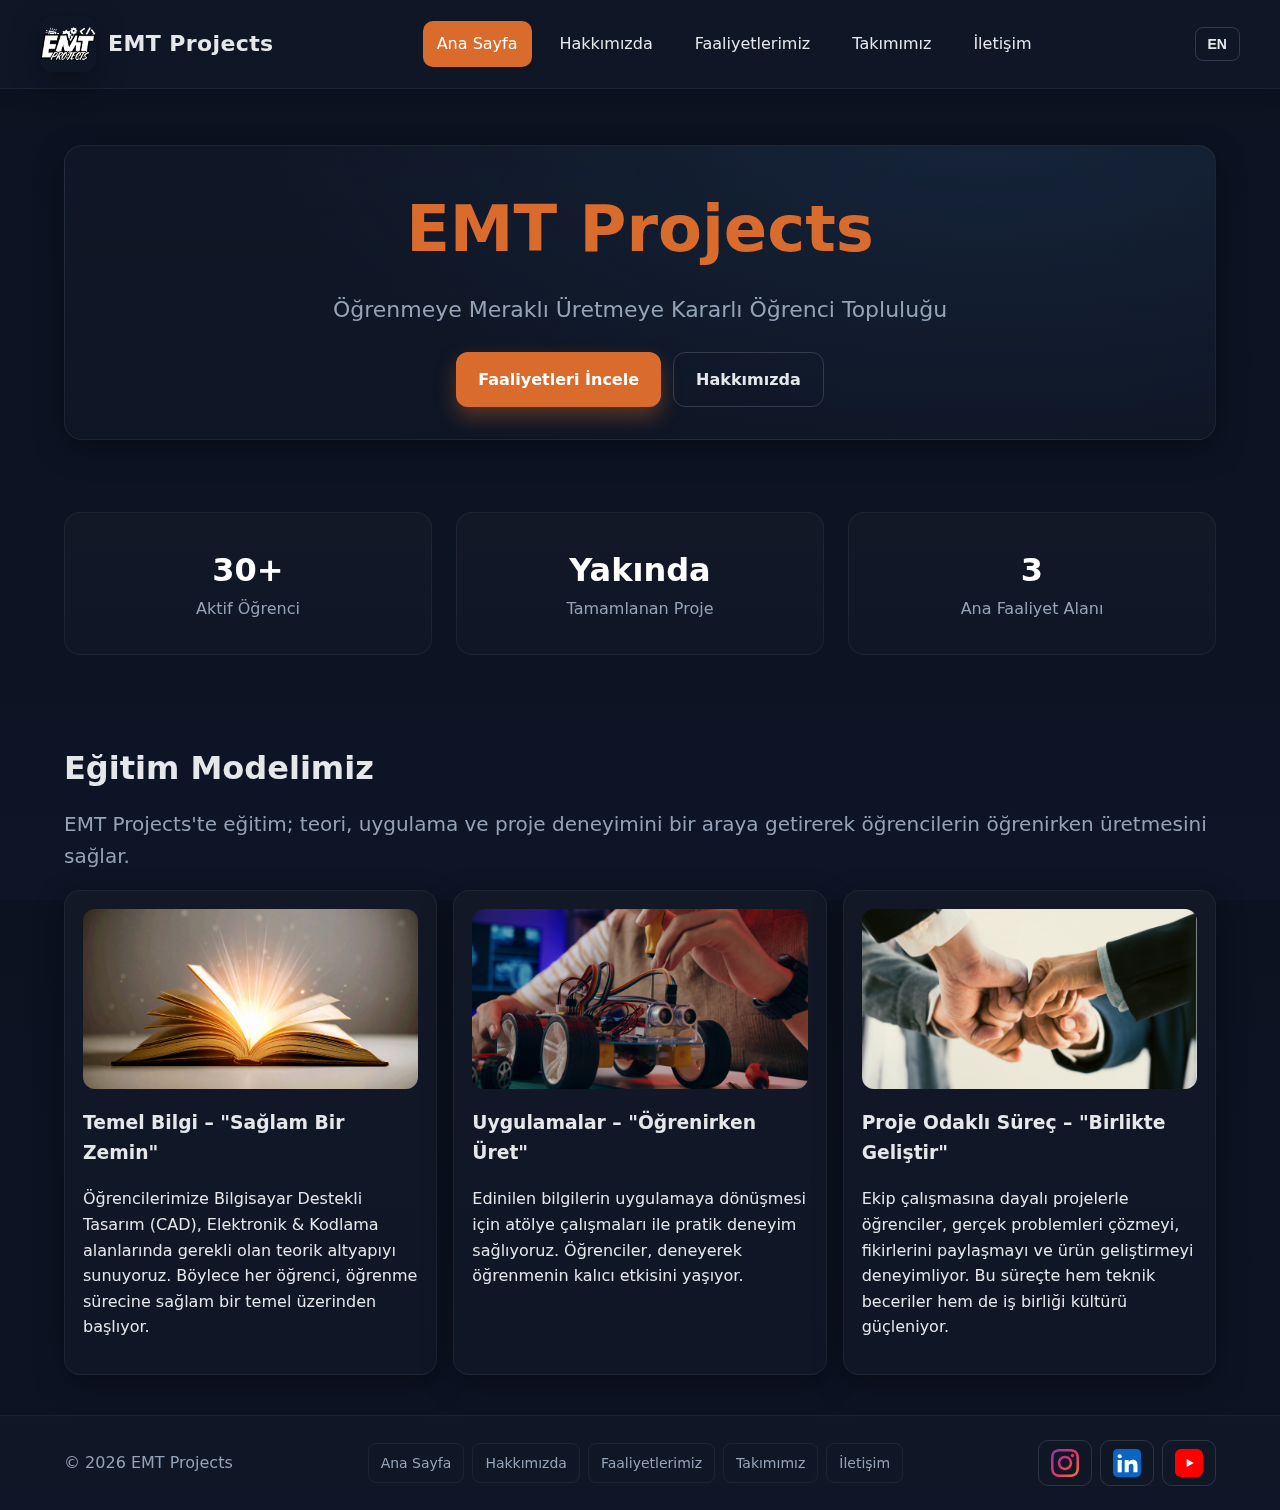
<file: index.html>
<!doctype html>
<html lang="tr">
<head>
  <meta charset="utf-8">
  <meta name="viewport" content="width=device-width, initial-scale=1">
  <title>EMT Projects | Ana Sayfa</title>
  <meta name="description" content="EMT Projects: SOLIDWORKS, Arduino/Raspberry Pi eğitimleri, atölyeler ve içerik üretimi topluluğu.">
  <link rel="preconnect" href="https://fonts.googleapis.com">
  <link rel="preconnect" href="https://fonts.gstatic.com" crossorigin>
  <link href="https://fonts.googleapis.com/css2?family=Inter:wght@400;600;700;800&display=swap" rel="stylesheet">
  <link rel="stylesheet" href="./assets/css/styles.css">
</head>
<body>
  <header class="navbar">
    <div class="container nav-inner">
      <a class="brand" href="./index.html">
        <img class="brand-image" src="./assets/images/logo.png" alt="EMT Projects" />
        <span class="brand-name">EMT Projects</span>
      </a>
      <nav class="nav-links" data-nav-links>
        <a class="active" href="./index.html" data-translate="nav.home">Ana Sayfa</a>
        <a href="./hakkimizda.html" data-translate="nav.about">Hakkımızda</a>
        <a href="./faaliyetlerimiz.html" data-translate="nav.activities">Faaliyetlerimiz</a>
        <a href="./takimimiz.html" data-translate="nav.team">Takımımız</a>
        <a href="./iletisim.html" data-translate="nav.contact">İletişim</a>
      </nav>
      <div class="nav-controls">
        <button class="language-toggle" data-lang-toggle>
          <span data-translate="lang.turkish">EN</span>
        </button>
        <button class="nav-toggle cta secondary" aria-label="Menüyü Aç/Kapat" data-nav-toggle data-translate="nav.menu">Menü</button>
      </div>
    </div>
  </header>

  <main>
    <section class="hero">
      <div class="container">
        <div class="hero-card">
          <h1><span class="accent">EMT Projects</span></h1>
          <p data-translate="hero.subtitle">Öğrenmeye Meraklı Üretmeye Kararlı Öğrenci Topluluğu</p>
          <div class="row center">
            <a class="cta" href="./faaliyetlerimiz.html" data-translate="hero.explore">Faaliyetleri İncele</a>
            <a class="cta secondary" href="./hakkimizda.html" data-translate="hero.about">Hakkımızda</a>
          </div>

        </div>
      </div>
    </section>

    <section class="equal-cards">
      <div class="container">
        <div class="stats center3">
          <div class="stat">
            <div class="num">30+</div>
            <div class="lbl" data-translate="stats.active_students">Aktif Öğrenci</div>
          </div>
          <div class="stat">
            <div class="num" data-translate="stats.projects_soon">Yakında</div>
            <div class="lbl" data-translate="stats.completed_projects">Tamamlanan Proje</div>
          </div>
          <div class="stat">
            <div class="num">3</div>
            <div class="lbl" data-translate="stats.main_areas">Ana Faaliyet Alanı</div>
          </div>
        </div>
      </div>
    </section>

    <section>
      <div class="container">
        <h2 data-translate="education.title">Eğitim Modelimiz</h2>
        <p class="lead" data-translate="education.subtitle">EMT Projects'te eğitim; teori, uygulama ve proje deneyimini bir araya getirerek öğrencilerin öğrenirken üretmesini sağlar.</p>
        <div class="card-grid">
          <article class="card">
            <img src="./assets/images/stockPhotos/Temel-Bilgi.png" alt="SOLIDWORKS 3D CAD">
            <!-- <div class="chip">Bilgisayar Destekli Tasarım</div> -->
            <h3 data-translate="education.basic.title">Temel Bilgi – "Sağlam Bir Zemin"</h3>
            <p data-translate="education.basic.description">Öğrencilerimize Bilgisayar Destekli Tasarım (CAD), Elektronik & Kodlama alanlarında gerekli olan teorik altyapıyı sunuyoruz. 
              Böylece her öğrenci, öğrenme sürecine sağlam bir temel üzerinden başlıyor.</p>
          </article>
          <article class="card">
            <img src="./assets/images/stockPhotos/Uygulamalar.png" alt="Arduino / Raspberry Pi">
            <!-- <div class="chip">Elektronik & Kodlama</div> -->
            <h3 data-translate="education.practice.title">Uygulamalar – "Öğrenirken Üret"</h3>
            <p data-translate="education.practice.description">Edinilen bilgilerin uygulamaya dönüşmesi için atölye çalışmaları ile pratik deneyim sağlıyoruz. 
              Öğrenciler, deneyerek öğrenmenin kalıcı etkisini yaşıyor.</p>
          </article>
          <article class="card">
            <img src="./assets/images/stockPhotos/Proje-Odakli-Surec.png" alt="Pratik Atölye Çalışmaları">
            <!-- <div class="chip">Uygulama</div> -->
            <h3 data-translate="education.project.title">Proje Odaklı Süreç – "Birlikte Geliştir"</h3>
            <p data-translate="education.project.description">Ekip çalışmasına dayalı projelerle öğrenciler, gerçek problemleri çözmeyi, fikirlerini paylaşmayı ve ürün geliştirmeyi deneyimliyor. 
              Bu süreçte hem teknik beceriler hem de iş birliği kültürü güçleniyor.</p>
          </article>
        </div>
      </div>
    </section>

    <!-- Fotoğraf Slider -->
     <!--
    <section>
      <div class="container">
        <h2>Fotoğraf Slider</h2>
        <p class="lead">Geçmiş atölyelerimiz, derslerimiz ve projelerimizden kareler.</p>
        <div class="slider">
          <div class="slides">
            <div class="slide"><img src="./assets/images/slider-1.jpg" alt="EMT Projects atölye çalışması"></div>
            <div class="slide"><img src="./assets/images/slider-2.jpg" alt="SOLIDWORKS eğitim oturumu"></div>
            <div class="slide"><img src="./assets/images/slider-3.jpg" alt="Arduino/Raspberry Pi uygulaması"></div>
          </div>
          <div class="controls">
            <button data-prev aria-label="Önceki">‹</button>
            <button data-next aria-label="Sonraki">›</button>
          </div>
        </div>
      </div>
    </section>-->
  </main>

  <footer class="footer">
    <div class="container footer-inner">
      <div>© <span id="y"></span> EMT Projects</div>
      <nav class="footer-nav">
        <a href="./index.html" data-translate="nav.home">Ana Sayfa</a>
        <a href="./hakkimizda.html" data-translate="nav.about">Hakkımızda</a>
        <a href="./faaliyetlerimiz.html" data-translate="nav.activities">Faaliyetlerimiz</a>
        <a href="./takimimiz.html" data-translate="nav.team">Takımımız</a>
        <a href="./iletisim.html" data-translate="nav.contact">İletişim</a>
      </nav>
      <div class="socials">
        <a href="https://instagram.com/emtprojects" target="_blank" rel="noopener" aria-label="Instagram"><img class="brandicon" src="./assets/images/instagram.svg" alt="Instagram" /></a>
        <a href="https://www.linkedin.com/company/emtprojects" target="_blank" rel="noopener" aria-label="LinkedIn"><img class="brandicon" src="./assets/images/linkedin.svg" alt="LinkedIn" /></a>
        <a href="https://www.youtube.com/@emtprojects" target="_blank" rel="noopener" aria-label="YouTube"><img class="brandicon" src="./assets/images/youtube.svg" alt="YouTube" /></a>
      </div>
    </div>
  </footer>

  <script src="./assets/js/main.js"></script>
  <script>
    document.getElementById('y').textContent = new Date().getFullYear();
  </script>
</body>
</html>
</file>
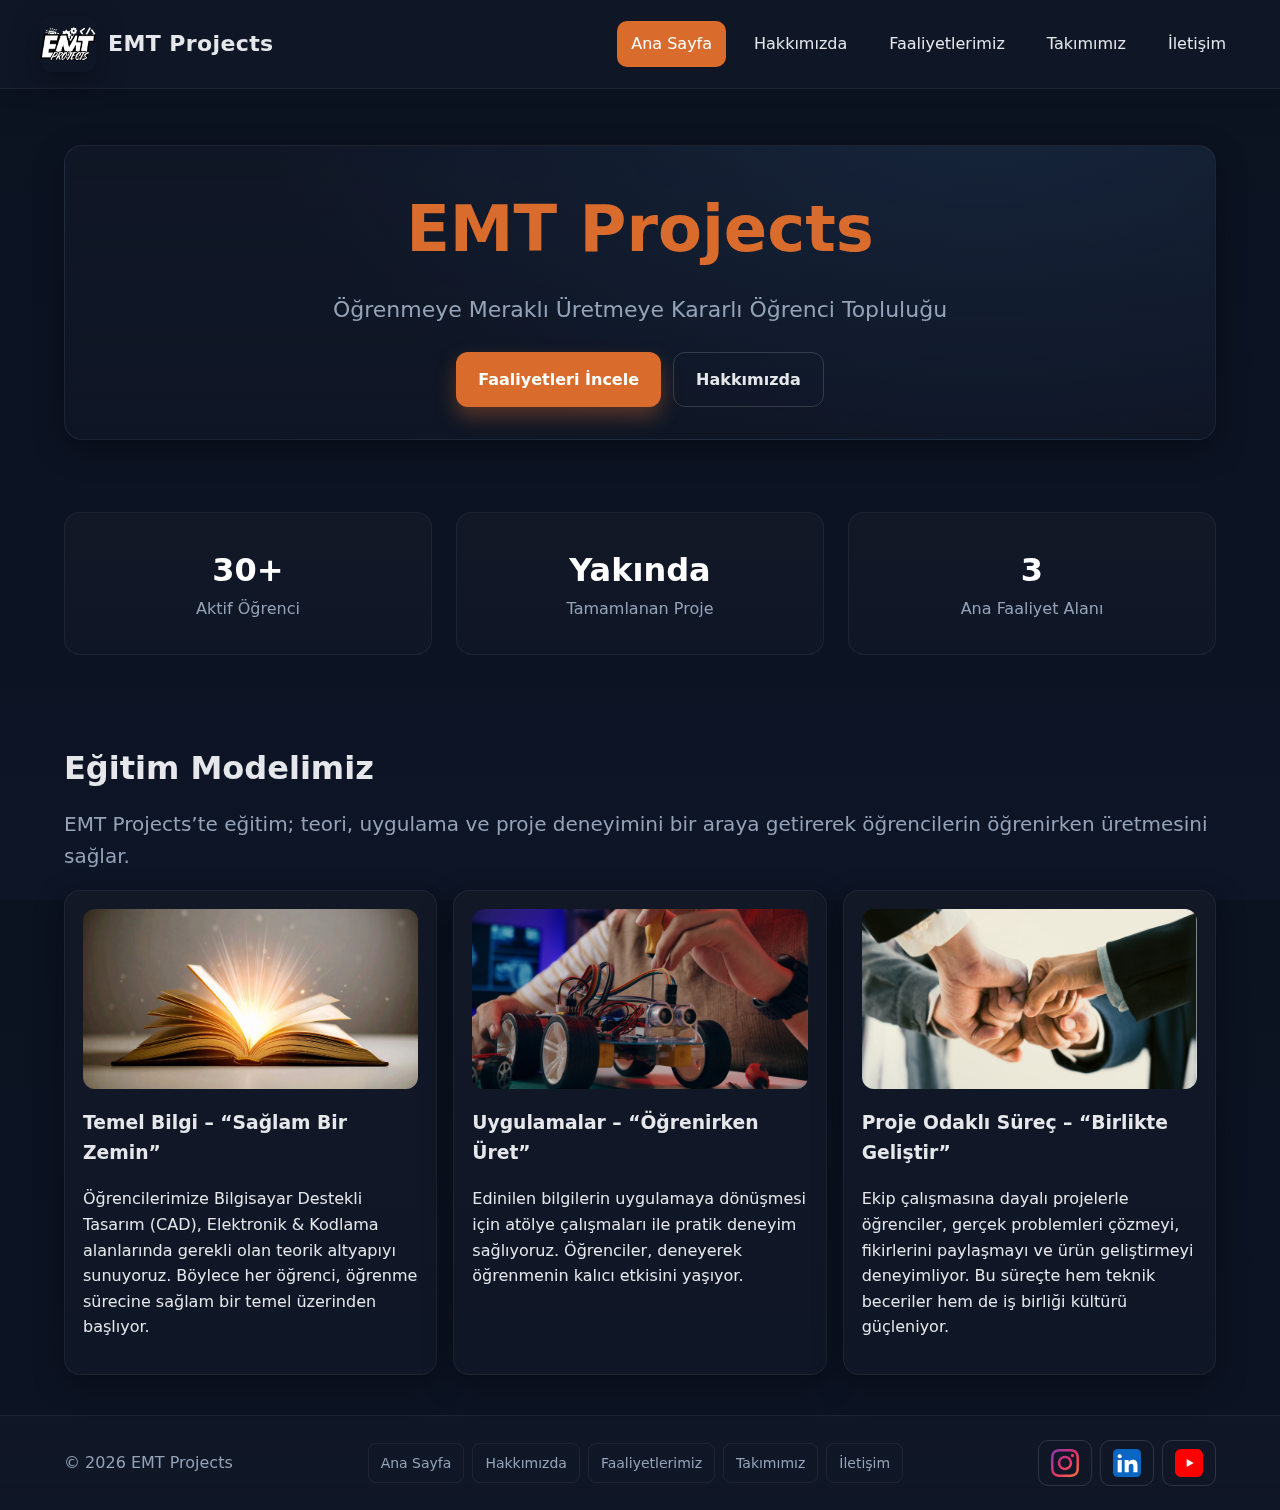
<file: emtprojects.net/index.html>
<!doctype html>
<html lang="tr">
<head>
  <meta charset="utf-8">
  <meta name="viewport" content="width=device-width, initial-scale=1">
  <title>EMT Projects | Ana Sayfa</title>
  <meta name="description" content="EMT Projects: SOLIDWORKS, Arduino/Raspberry Pi eğitimleri, atölyeler ve içerik üretimi topluluğu.">
  <link rel="preconnect" href="https://fonts.googleapis.com">
  <link rel="preconnect" href="https://fonts.gstatic.com" crossorigin>
  <link href="https://fonts.googleapis.com/css2?family=Inter:wght@400;600;700;800&display=swap" rel="stylesheet">
  <link rel="stylesheet" href="./assets/css/styles.css">
</head>
<body>
  <header class="navbar">
    <div class="container nav-inner">
      <a class="brand" href="./index.html">
        <img class="brand-image" src="./assets/images/logo.png" alt="EMT Projects" />
        <span class="brand-name">EMT Projects</span>
      </a>
      <nav class="nav-links" data-nav-links>
        <a class="active" href="./index.html">Ana Sayfa</a>
        <a href="./hakkimizda.html">Hakkımızda</a>
        <a href="./faaliyetlerimiz.html">Faaliyetlerimiz</a>
        <a href="./takimimiz.html">Takımımız</a>
        <a href="./iletisim.html">İletişim</a>
      </nav>
      <button class="nav-toggle cta secondary" aria-label="Menüyü Aç/Kapat" data-nav-toggle>Menü</button>
    </div>
  </header>

  <main>
    <section class="hero">
      <div class="container">
        <div class="hero-card">
          <h1><span class="accent">EMT Projects</span></h1>
          <p>Öğrenmeye Meraklı Üretmeye Kararlı Öğrenci Topluluğu</p>
          <div class="row center">
            <a class="cta" href="./faaliyetlerimiz.html">Faaliyetleri İncele</a>
            <a class="cta secondary" href="./hakkimizda.html">Hakkımızda</a>
          </div>

        </div>
      </div>
    </section>

    <section class="equal-cards">
      <div class="container">
        <div class="stats center3">
          <div class="stat">
            <div class="num">30+</div>
            <div class="lbl">Aktif Öğrenci</div>
          </div>
          <div class="stat">
            <div class="num">Yakında</div>
            <div class="lbl">Tamamlanan Proje</div>
          </div>
          <div class="stat">
            <div class="num">3</div>
            <div class="lbl">Ana Faaliyet Alanı</div>
          </div>
        </div>
      </div>
    </section>

    <section>
      <div class="container">
        <h2>Eğitim Modelimiz</h2>
        <p class="lead">EMT Projects’te eğitim; teori, uygulama ve proje deneyimini bir araya getirerek öğrencilerin öğrenirken üretmesini sağlar.</p>
        <div class="card-grid">
          <article class="card">
            <img src="./assets/images/stockPhotos/Temel-Bilgi.png" alt="SOLIDWORKS 3D CAD">
            <!-- <div class="chip">Bilgisayar Destekli Tasarım</div> -->
            <h3>Temel Bilgi – “Sağlam Bir Zemin”</h3>
            <p>Öğrencilerimize Bilgisayar Destekli Tasarım (CAD), Elektronik & Kodlama alanlarında gerekli olan teorik altyapıyı sunuyoruz. 
              Böylece her öğrenci, öğrenme sürecine sağlam bir temel üzerinden başlıyor.</p>
          </article>
          <article class="card">
            <img src="./assets/images/stockPhotos/Uygulamalar.png" alt="Arduino / Raspberry Pi">
            <!-- <div class="chip">Elektronik & Kodlama</div> -->
            <h3>Uygulamalar – “Öğrenirken Üret”</h3>
            <p>Edinilen bilgilerin uygulamaya dönüşmesi için atölye çalışmaları ile pratik deneyim sağlıyoruz. 
              Öğrenciler, deneyerek öğrenmenin kalıcı etkisini yaşıyor.</p>
          </article>
          <article class="card">
            <img src="./assets/images/stockPhotos/Proje-Odakli-Surec.png" alt="Pratik Atölye Çalışmaları">
            <!-- <div class="chip">Uygulama</div> -->
            <h3>Proje Odaklı Süreç – “Birlikte Geliştir”</h3>
            <p>Ekip çalışmasına dayalı projelerle öğrenciler, gerçek problemleri çözmeyi, fikirlerini paylaşmayı ve ürün geliştirmeyi deneyimliyor. 
              Bu süreçte hem teknik beceriler hem de iş birliği kültürü güçleniyor.</p>
          </article>
        </div>
      </div>
    </section>

    <!-- Fotoğraf Slider -->
     <!--
    <section>
      <div class="container">
        <h2>Fotoğraf Slider</h2>
        <p class="lead">Geçmiş atölyelerimiz, derslerimiz ve projelerimizden kareler.</p>
        <div class="slider">
          <div class="slides">
            <div class="slide"><img src="./assets/images/slider-1.jpg" alt="EMT Projects atölye çalışması"></div>
            <div class="slide"><img src="./assets/images/slider-2.jpg" alt="SOLIDWORKS eğitim oturumu"></div>
            <div class="slide"><img src="./assets/images/slider-3.jpg" alt="Arduino/Raspberry Pi uygulaması"></div>
          </div>
          <div class="controls">
            <button data-prev aria-label="Önceki">‹</button>
            <button data-next aria-label="Sonraki">›</button>
          </div>
        </div>
      </div>
    </section>-->
  </main>

  <footer class="footer">
    <div class="container footer-inner">
      <div>© <span id="y"></span> EMT Projects</div>
      <nav class="footer-nav">
        <a href="./index.html">Ana Sayfa</a>
        <a href="./hakkimizda.html">Hakkımızda</a>
        <a href="./faaliyetlerimiz.html">Faaliyetlerimiz</a>
        <a href="./takimimiz.html">Takımımız</a>
        <a href="./iletisim.html">İletişim</a>
      </nav>
      <div class="socials">
        <a href="https://instagram.com/emtprojects" target="_blank" rel="noopener" aria-label="Instagram"><img class="brandicon" src="./assets/images/instagram.svg" alt="Instagram" /></a>
        <a href="https://www.linkedin.com/company/emtprojects" target="_blank" rel="noopener" aria-label="LinkedIn"><img class="brandicon" src="./assets/images/linkedin.svg" alt="LinkedIn" /></a>
        <a href="https://www.youtube.com/@emtprojects" target="_blank" rel="noopener" aria-label="YouTube"><img class="brandicon" src="./assets/images/youtube.svg" alt="YouTube" /></a>
      </div>
    </div>
  </footer>

  <script src="./assets/js/main.js"></script>
  <script>
    document.getElementById('y').textContent = new Date().getFullYear();
  </script>
</body>
</html>
</file>
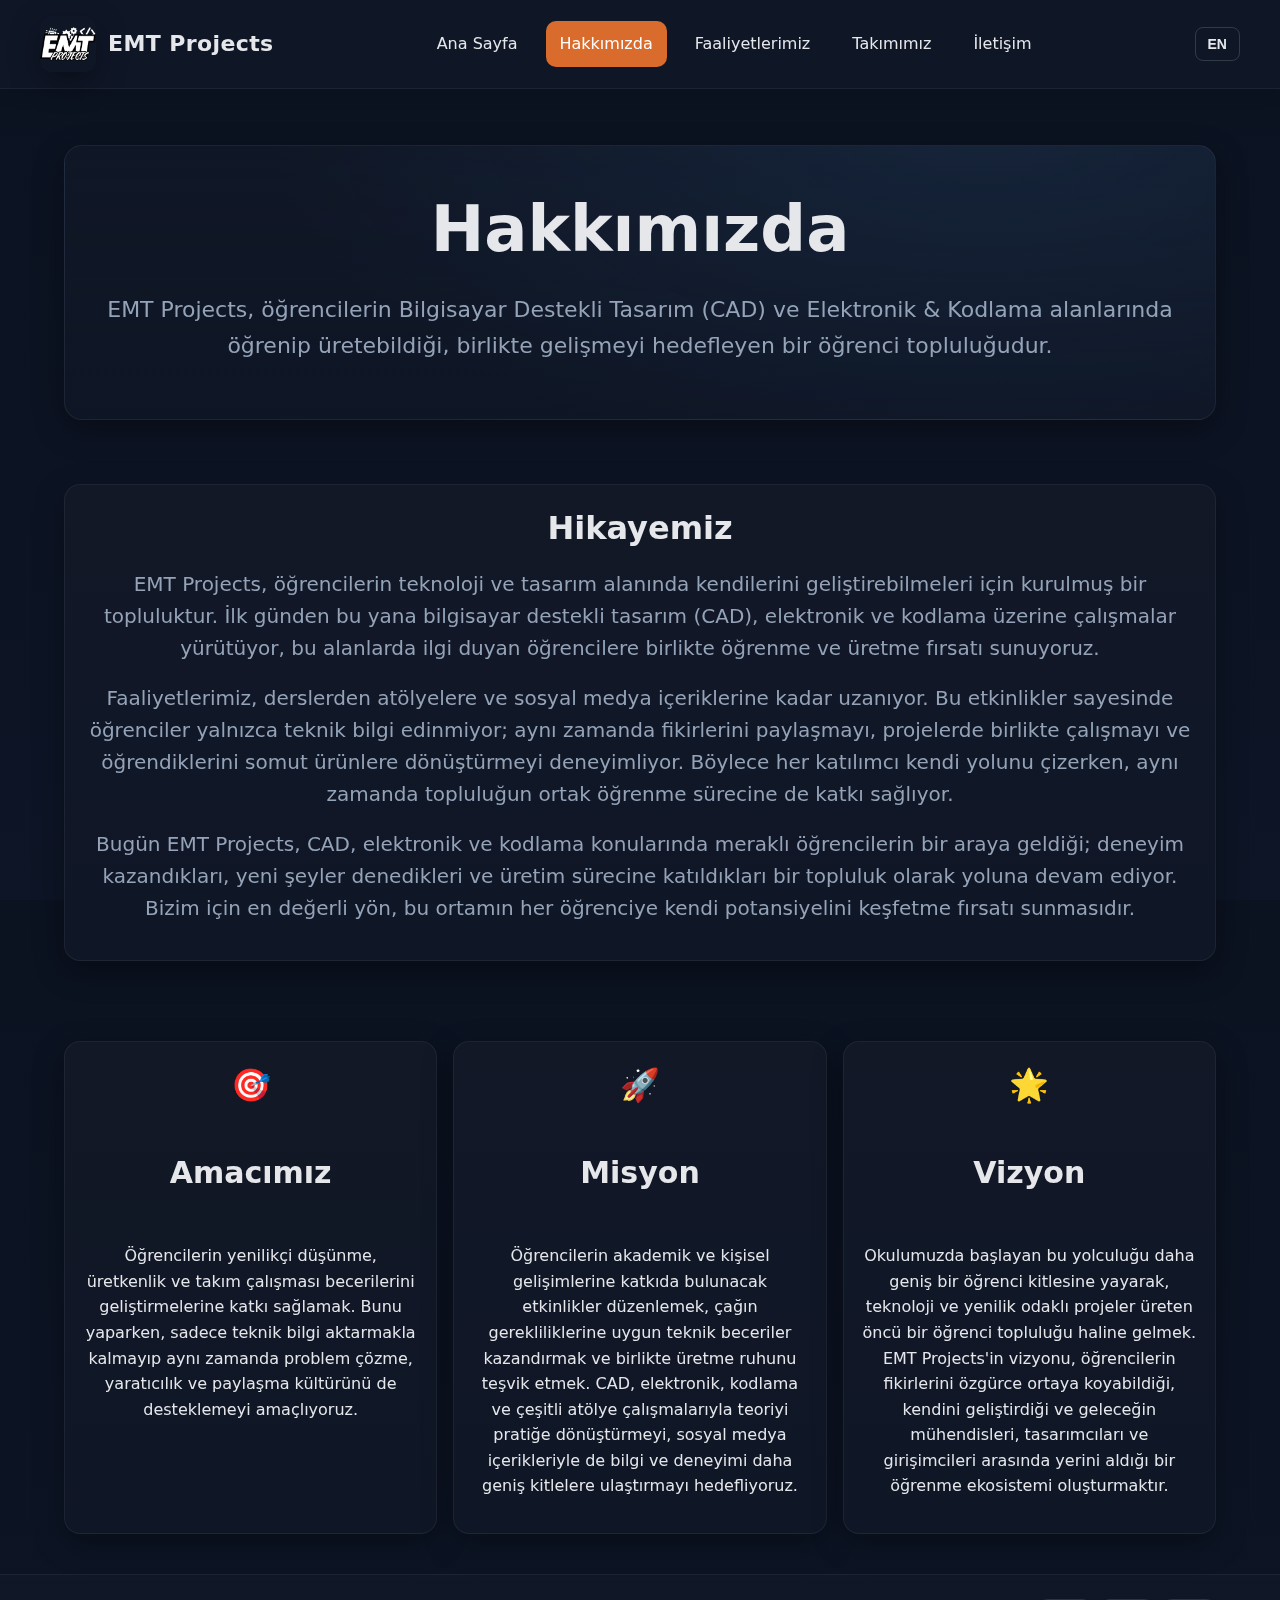
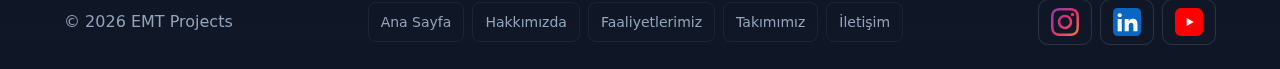
<file: hakkimizda.html>
<!doctype html>
<html lang="tr">
<head>
  <meta charset="utf-8">
  <meta name="viewport" content="width=device-width, initial-scale=1">
  <title>Hakkımızda | EMT Projects</title>
  <meta name="description" content="EMT Projects'in amacı, misyonu, vizyonu ve ders içerikleri.">
  <link rel="preconnect" href="https://fonts.googleapis.com">
  <link rel="preconnect" href="https://fonts.gstatic.com" crossorigin>
  <link href="https://fonts.googleapis.com/css2?family=Inter:wght@400;600;700;800&display=swap" rel="stylesheet">
  <link rel="stylesheet" href="./assets/css/styles.css">
</head>
<body>
  <header class="navbar">
    <div class="container nav-inner">
      <a class="brand" href="./index.html">
        <img class="brand-image" src="./assets/images/logo.png" alt="EMT Projects" />
        <span class="brand-name">EMT Projects</span>
      </a>
      <nav class="nav-links" data-nav-links>
        <a href="./index.html" data-translate="nav.home">Ana Sayfa</a>
        <a class="active" href="./hakkimizda.html" data-translate="nav.about">Hakkımızda</a>
        <a href="./faaliyetlerimiz.html" data-translate="nav.activities">Faaliyetlerimiz</a>
        <a href="./takimimiz.html" data-translate="nav.team">Takımımız</a>
        <a href="./iletisim.html" data-translate="nav.contact">İletişim</a>
      </nav>
      <div class="nav-controls">
        <button class="language-toggle" data-lang-toggle>
          <span data-translate="lang.turkish">EN</span>
        </button>
        <button class="nav-toggle cta secondary" aria-label="Menüyü Aç/Kapat" data-nav-toggle data-translate="nav.menu">Menü</button>
      </div>
    </div>
  </header>

  <main>
    <section class="hero">
      <div class="container">
        <div class="hero-card">
          <h1 data-translate="about.title">Hakkımızda</h1>
          <p data-translate="about.subtitle">EMT Projects, öğrencilerin Bilgisayar Destekli Tasarım (CAD) ve Elektronik & Kodlama alanlarında öğrenip üretebildiği, birlikte gelişmeyi hedefleyen bir öğrenci topluluğudur.</p>
        </div>
      </div>
    </section>

    <section class="centered">
      <div class="container">
        <div class="card">
          <h2 data-translate="about.story.title">Hikayemiz</h2>
          <p class="lead" data-translate="about.story.p1">EMT Projects, öğrencilerin teknoloji ve tasarım alanında kendilerini geliştirebilmeleri için kurulmuş bir topluluktur. İlk günden bu yana bilgisayar destekli tasarım (CAD), elektronik ve kodlama üzerine çalışmalar yürütüyor, bu alanlarda ilgi duyan öğrencilere birlikte öğrenme ve üretme fırsatı sunuyoruz.</p>
          <p class="lead" data-translate="about.story.p2">Faaliyetlerimiz, derslerden atölyelere ve sosyal medya içeriklerine kadar uzanıyor. Bu etkinlikler sayesinde öğrenciler yalnızca teknik bilgi edinmiyor; aynı zamanda fikirlerini paylaşmayı, projelerde birlikte çalışmayı ve öğrendiklerini somut ürünlere dönüştürmeyi deneyimliyor. Böylece her katılımcı kendi yolunu çizerken, aynı zamanda topluluğun ortak öğrenme sürecine de katkı sağlıyor.</p>
          <p class="lead" data-translate="about.story.p3">Bugün EMT Projects, CAD, elektronik ve kodlama konularında meraklı öğrencilerin bir araya geldiği; deneyim kazandıkları, yeni şeyler denedikleri ve üretim sürecine katıldıkları bir topluluk olarak yoluna devam ediyor. Bizim için en değerli yön, bu ortamın her öğrenciye kendi potansiyelini keşfetme fırsatı sunmasıdır.</p>

        </div>
      </div>
    </section>

    <section>
      <div class="container card-grid equal-cards">
        <article class="card">
          <div class="icon-above">🎯</div>
          <h3 class="" style="font-size: 30px;" data-translate="about.goal.title">Amacımız</h3>
          <p data-translate="about.goal.description">Öğrencilerin yenilikçi düşünme, üretkenlik ve takım çalışması becerilerini geliştirmelerine katkı sağlamak. Bunu yaparken, sadece teknik bilgi aktarmakla kalmayıp aynı zamanda problem çözme, yaratıcılık ve paylaşma kültürünü de desteklemeyi amaçlıyoruz.</p>
        </article>
        <article class="card">
          <div class="icon-above">🚀</div>
          <h3 style="font-size: 30px;" data-translate="about.mission.title">Misyon</h3>
          <p data-translate="about.mission.description">Öğrencilerin akademik ve kişisel gelişimlerine katkıda bulunacak etkinlikler düzenlemek, çağın gerekliliklerine uygun teknik beceriler kazandırmak ve birlikte üretme ruhunu teşvik etmek. 
            CAD, elektronik, kodlama ve çeşitli atölye çalışmalarıyla teoriyi pratiğe dönüştürmeyi, sosyal medya içerikleriyle de bilgi ve deneyimi daha geniş kitlelere ulaştırmayı hedefliyoruz.</p>
        </article>
        <article class="card">
          <div class="icon-above">🌟</div>
          <h3 style="font-size: 30px;" data-translate="about.vision.title">Vizyon</h3>
          <p data-translate="about.vision.description">Okulumuzda başlayan bu yolculuğu daha geniş bir öğrenci kitlesine yayarak, teknoloji ve yenilik odaklı projeler üreten öncü bir öğrenci topluluğu haline gelmek. 
            EMT Projects'in vizyonu, öğrencilerin fikirlerini özgürce ortaya koyabildiği, kendini geliştirdiği ve geleceğin mühendisleri, tasarımcıları ve girişimcileri arasında yerini aldığı bir öğrenme ekosistemi oluşturmaktır.</p>
        </article>
      </div>
    </section>

    <!--<section class="centered">
      <div class="container">
        <h2>Ders İçerikleri</h2>
        <div class="card-grid course-grid">
          <article class="card">
            <div class="chip">SOLIDWORKS</div>
            <h3>3D CAD Temelleri</h3>
            <p>Profesyonel 3D modelleme, teknik çizim, simülasyon ve analiz. Yaklaşık 10 haftalık kapsamlı program.</p>
          </article>
          <article class="card">
            <div class="chip">Arduino</div>
            <h3>Elektronik ve C++</h3>
            <p>Elektronik temelleri, sensörler, seri haberleşme, motor sürme ve proje odaklı uygulamalar.</p>
          </article>
        </div>
      </div>
    </section>-->
  </main>

  <footer class="footer">
    <div class="container footer-inner">
      <div>© <span id="y"></span> EMT Projects</div>
      <nav class="footer-nav">
        <a href="./index.html" data-translate="nav.home">Ana Sayfa</a>
        <a href="./hakkimizda.html" data-translate="nav.about">Hakkımızda</a>
        <a href="./faaliyetlerimiz.html" data-translate="nav.activities">Faaliyetlerimiz</a>
        <a href="./takimimiz.html" data-translate="nav.team">Takımımız</a>
        <a href="./iletisim.html" data-translate="nav.contact">İletişim</a>
      </nav>
      <div class="socials">
        <a href="https://instagram.com/emtprojects" target="_blank" rel="noopener" aria-label="Instagram"><img class="brandicon" src="./assets/images/instagram.svg" alt="Instagram" /></a>
        <a href="https://www.linkedin.com/company/emtprojects" target="_blank" rel="noopener" aria-label="LinkedIn"><img class="brandicon" src="./assets/images/linkedin.svg" alt="LinkedIn" /></a>
        <a href="https://www.youtube.com/@emtprojects" target="_blank" rel="noopener" aria-label="YouTube"><img class="brandicon" src="./assets/images/youtube.svg" alt="YouTube" /></a>
      </div>
    </div>
  </footer>

  <script src="./assets/js/main.js"></script>
  <script>document.getElementById('y').textContent = new Date().getFullYear();</script>
</body>
</html>
</file>
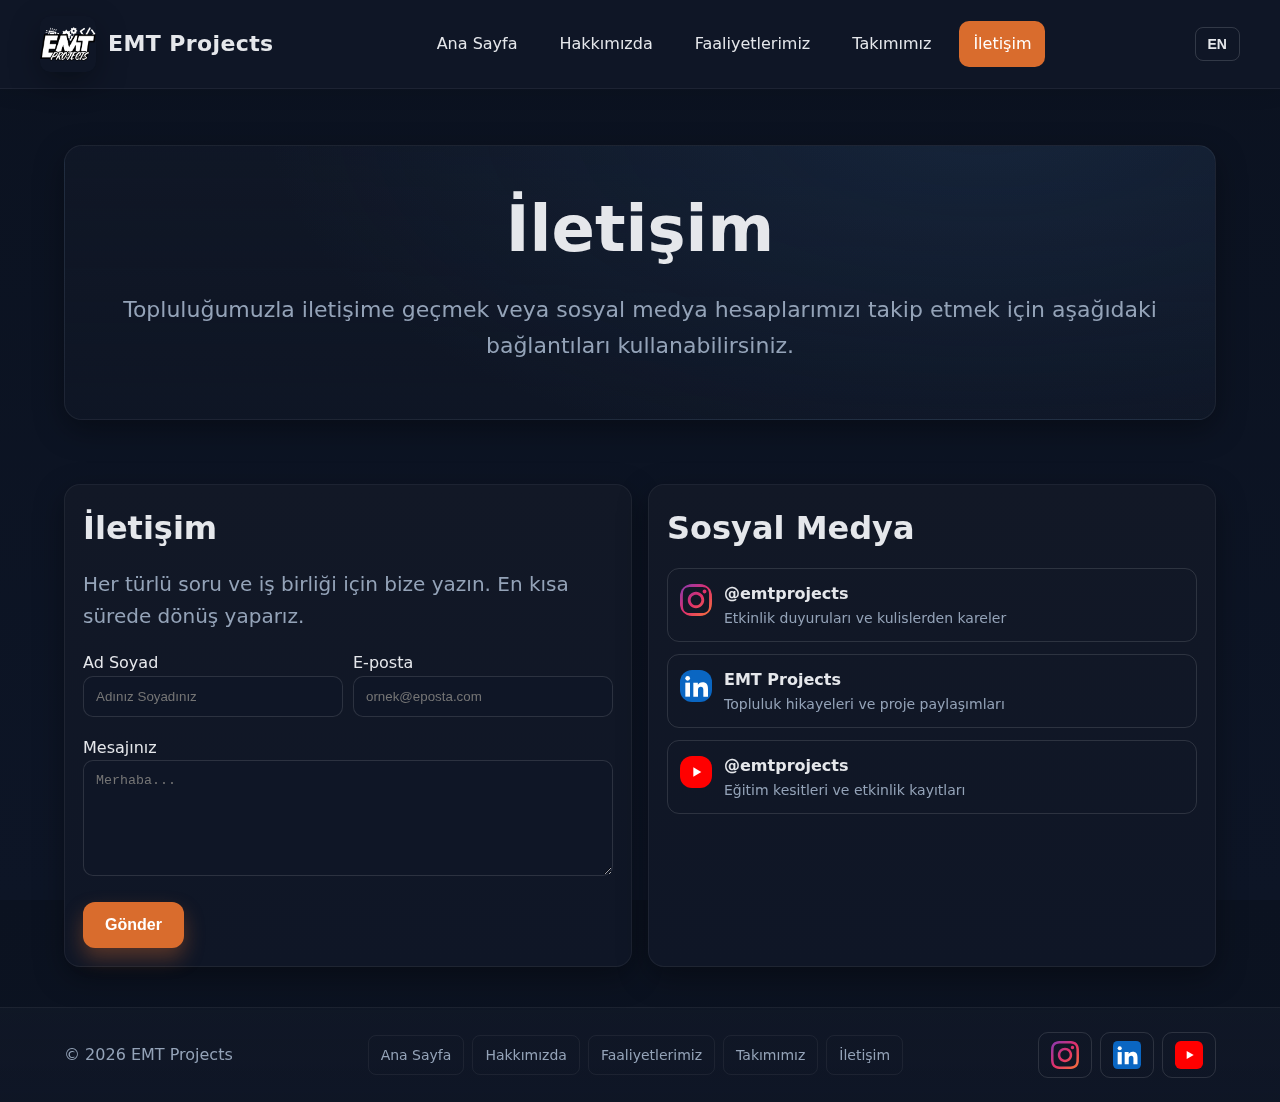
<file: iletisim.html>
<!doctype html>
<html lang="tr">
<head>
  <meta charset="utf-8">
  <meta name="viewport" content="width=device-width, initial-scale=1">
  <title>İletişim | EMT Projects</title>
  <meta name="description" content="EMT Projects iletişim ve sosyal medya hesapları.">
  <link rel="preconnect" href="https://fonts.googleapis.com">
  <link rel="preconnect" href="https://fonts.gstatic.com" crossorigin>
  <link href="https://fonts.googleapis.com/css2?family=Inter:wght@400;600;700;800&display=swap" rel="stylesheet">
  <link rel="stylesheet" href="./assets/css/styles.css">
</head>
<body>
  <header class="navbar">
    <div class="container nav-inner">
      <a class="brand" href="./index.html">
        <img class="brand-image" src="./assets/images/logo.png" alt="EMT Projects" />
        <span class="brand-name">EMT Projects</span>
      </a>
      <nav class="nav-links" data-nav-links>
        <a href="./index.html" data-translate="nav.home">Ana Sayfa</a>
        <a href="./hakkimizda.html" data-translate="nav.about">Hakkımızda</a>
        <a href="./faaliyetlerimiz.html" data-translate="nav.activities">Faaliyetlerimiz</a>
        <a href="./takimimiz.html" data-translate="nav.team">Takımımız</a>
        <a class="active" href="./iletisim.html" data-translate="nav.contact">İletişim</a>
      </nav>
      <div class="nav-controls">
        <button class="language-toggle" data-lang-toggle>
          <span data-translate="lang.turkish">EN</span>
        </button>
        <button class="nav-toggle cta secondary" aria-label="Menüyü Aç/Kapat" data-nav-toggle data-translate="nav.menu">Menü</button>
      </div>
    </div>
  </header>

  <main>
    <section class="hero">
      <div class="container">
        <div class="hero-card">
          <h1 data-translate="contact.title">İletişim</h1>
          <p data-translate="contact.subtitle">Topluluğumuzla iletişime geçmek veya sosyal medya hesaplarımızı takip etmek için aşağıdaki bağlantıları kullanabilirsiniz.</p>
        </div>
      </div>
    </section>

    <section>
      <div class="container two-col-equal">
        <div class="card">
          <h2 data-translate="contact.form.title">İletişim</h2>
          <p class="lead" data-translate="contact.form.subtitle">Her türlü soru ve iş birliği için bize yazın. En kısa sürede dönüş yaparız.</p>
          <form action="https://formsubmit.co/lead.emtprojects@gmail.com" method="POST">
            <input type="hidden" name="_captcha" value="false">
            <input type="hidden" name="_subject" value="Yeni mesaj - EMT Projects web sitesi">
            <div class="row" style="gap: 10px;">
              <div style="flex:1 1 240px">
                <label for="name" data-translate="contact.form.name">Ad Soyad</label>
                <input id="name" name="name" type="text" required data-translate-placeholder="contact.form.name.placeholder" placeholder="Adınız Soyadınız" style="width:100%;padding:12px;border-radius:10px;border:1px solid rgba(255,255,255,0.12);background:#0f1626;color:#e5e7eb;">
              </div>
              <div style="flex:1 1 240px">
                <label for="email" data-translate="contact.form.email">E-posta</label>
                <input id="email" name="email" type="email" required data-translate-placeholder="contact.form.email.placeholder" placeholder="ornek@eposta.com" style="width:100%;padding:12px;border-radius:10px;border:1px solid rgba(255,255,255,0.12);background:#0f1626;color:#e5e7eb;">
              </div>
            </div>
            <div class="space"></div>
            <div>
              <label for="message" data-translate="contact.form.message">Mesajınız</label>
              <textarea id="message" name="message" rows="6" required data-translate-placeholder="contact.form.message.placeholder" placeholder="Merhaba..." style="width:100%;padding:12px;border-radius:10px;border:1px solid rgba(255,255,255,0.12);background:#0f1626;color:#e5e7eb;"></textarea>
            </div>
            <div class="space"></div>
            <button class="cta" type="submit" data-translate="contact.form.submit">Gönder</button>
          </form>
        </div>
        <div class="card">
          <h2 data-translate="contact.social.title">Sosyal Medya</h2>
          <div class="account-list">
            <a href="https://instagram.com/emtprojects" target="_blank" rel="noopener" class="account">
              <img class="brandicon" src="./assets/images/instagram.svg" alt="Instagram" />
              <div>
                <strong>@emtprojects</strong>
                <div style="color: var(--color-muted); font-size: 14px;" data-translate="contact.instagram.description">Etkinlik duyuruları ve kulislerden kareler</div>
              </div>
            </a>
            <a href="https://www.linkedin.com/company/emtprojects" target="_blank" rel="noopener" class="account">
              <img class="brandicon" src="./assets/images/linkedin.svg" alt="LinkedIn" />
              <div>
                <strong>EMT Projects</strong>
                <div style="color: var(--color-muted); font-size: 14px;" data-translate="contact.linkedin.description">Topluluk hikayeleri ve proje paylaşımları</div>
              </div>
            </a>
            <a href="https://www.youtube.com/@emtprojects" target="_blank" rel="noopener" class="account">
              <img class="brandicon" src="./assets/images/youtube.svg" alt="YouTube" />
              <div>
                <strong>@emtprojects</strong>
                <div style="color: var(--color-muted); font-size: 14px;" data-translate="contact.youtube.description">Eğitim kesitleri ve etkinlik kayıtları</div>
              </div>
            </a>
            <!--<a href="mailto:hello@emtprojects.net" class="account">
              <img class="brandicon" src="./assets/images/mail.svg" alt="E-posta" />
              <div>
                <strong>hello@emtprojects.net</strong>
                <div style="color: var(--color-muted); font-size: 14px;">Genel iletişim ve iş birlikleri</div>
              </div>
            </a>-->
          </div>
        </div>
      </div>
    </section>

  </main>

  <footer class="footer">
    <div class="container footer-inner">
      <div>© <span id="y"></span> EMT Projects</div>
      <nav class="footer-nav">
        <a href="./index.html" data-translate="nav.home">Ana Sayfa</a>
        <a href="./hakkimizda.html" data-translate="nav.about">Hakkımızda</a>
        <a href="./faaliyetlerimiz.html" data-translate="nav.activities">Faaliyetlerimiz</a>
        <a href="./takimimiz.html" data-translate="nav.team">Takımımız</a>
        <a href="./iletisim.html" data-translate="nav.contact">İletişim</a>
      </nav>
      <div class="socials">
        <a href="https://instagram.com/emtprojects" target="_blank" rel="noopener" aria-label="Instagram"><img class="brandicon" src="./assets/images/instagram.svg" alt="Instagram" /></a>
        <a href="https://www.linkedin.com/company/emtprojects" target="_blank" rel="noopener" aria-label="LinkedIn"><img class="brandicon" src="./assets/images/linkedin.svg" alt="LinkedIn" /></a>
        <a href="https://www.youtube.com/@emtprojects" target="_blank" rel="noopener" aria-label="YouTube"><img class="brandicon" src="./assets/images/youtube.svg" alt="YouTube" /></a>
      </div>
    </div>
  </footer>

  <script src="./assets/js/main.js"></script>
  <script>document.getElementById('y').textContent = new Date().getFullYear();</script>
</body>
</html>
</file>
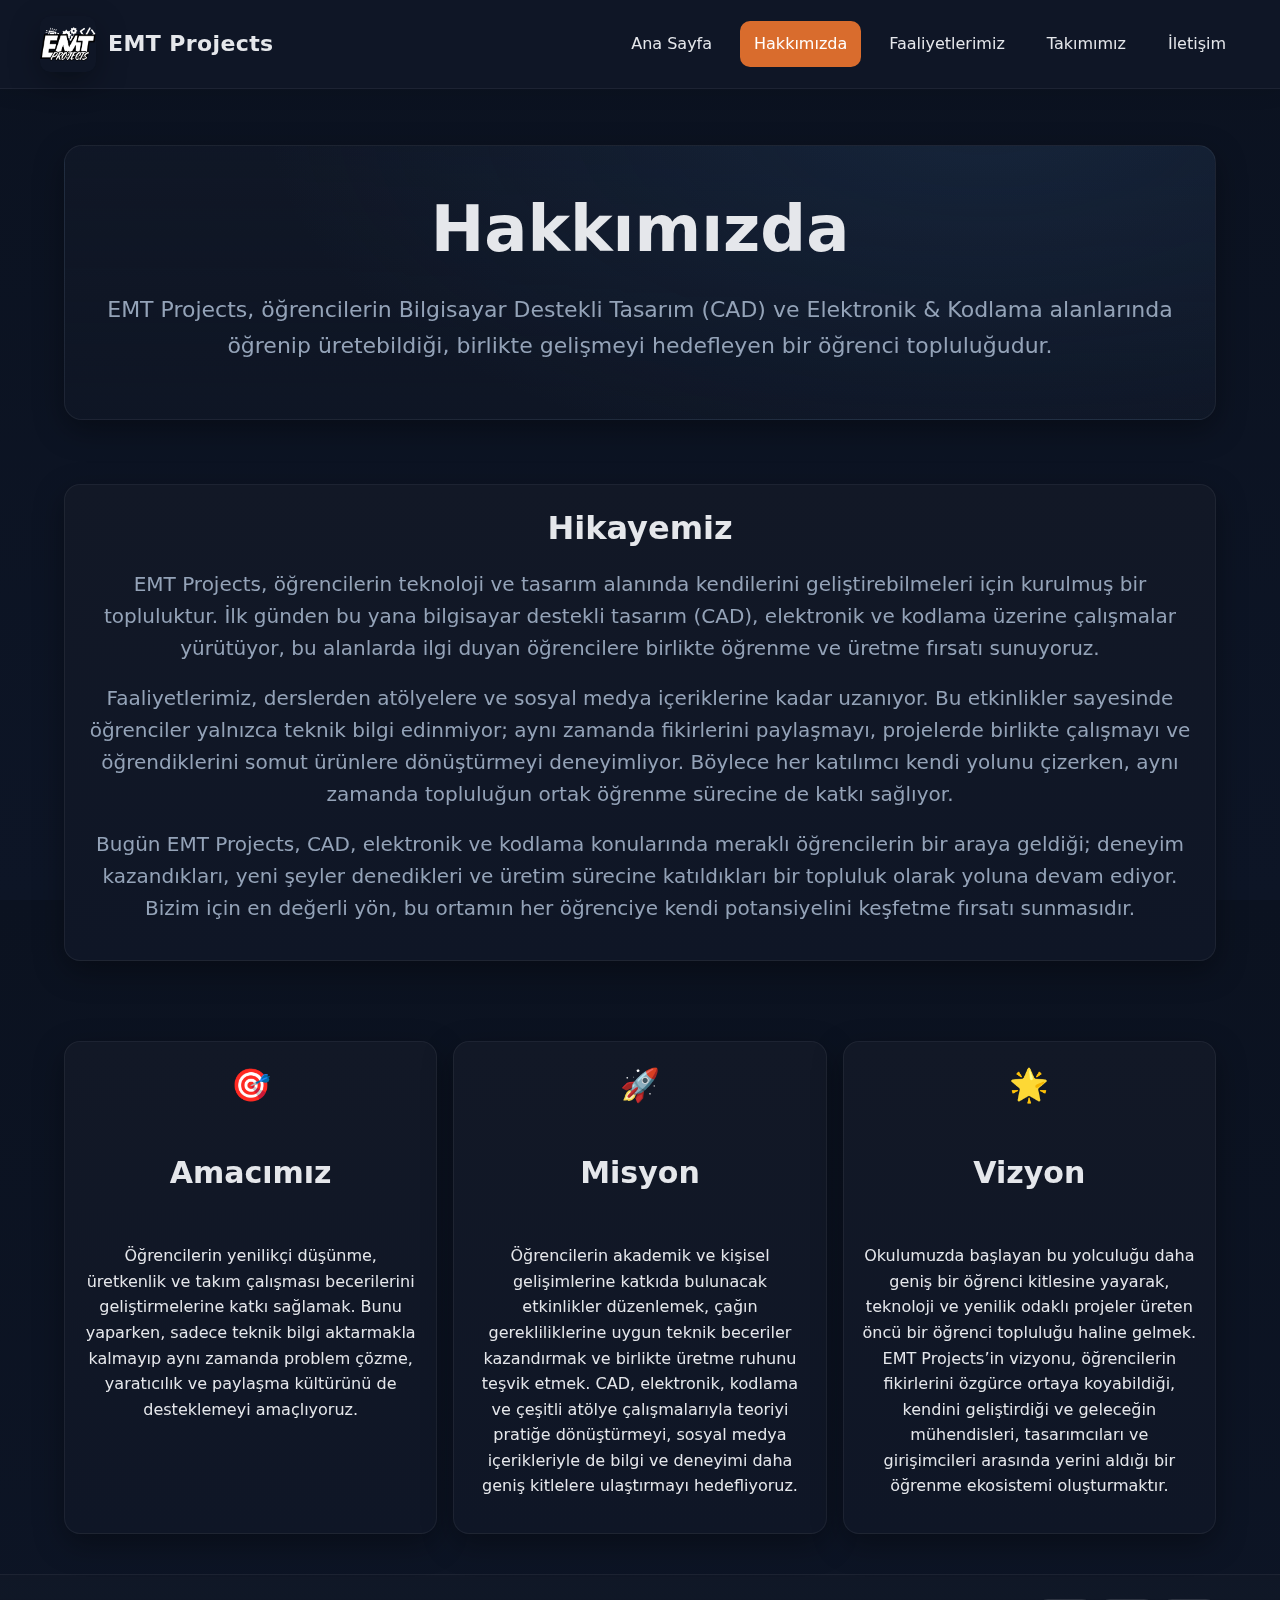
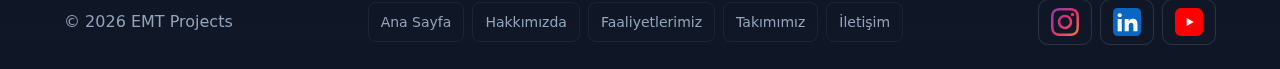
<file: emtprojects.net/hakkimizda.html>
<!doctype html>
<html lang="tr">
<head>
  <meta charset="utf-8">
  <meta name="viewport" content="width=device-width, initial-scale=1">
  <title>Hakkımızda | EMT Projects</title>
  <meta name="description" content="EMT Projects'in amacı, misyonu, vizyonu ve ders içerikleri.">
  <link rel="preconnect" href="https://fonts.googleapis.com">
  <link rel="preconnect" href="https://fonts.gstatic.com" crossorigin>
  <link href="https://fonts.googleapis.com/css2?family=Inter:wght@400;600;700;800&display=swap" rel="stylesheet">
  <link rel="stylesheet" href="./assets/css/styles.css">
</head>
<body>
  <header class="navbar">
    <div class="container nav-inner">
      <a class="brand" href="./index.html">
        <img class="brand-image" src="./assets/images/logo.png" alt="EMT Projects" />
        <span class="brand-name">EMT Projects</span>
      </a>
      <nav class="nav-links" data-nav-links>
        <a href="./index.html">Ana Sayfa</a>
        <a class="active" href="./hakkimizda.html">Hakkımızda</a>
        <a href="./faaliyetlerimiz.html">Faaliyetlerimiz</a>
        <a href="./takimimiz.html">Takımımız</a>
        <a href="./iletisim.html">İletişim</a>
      </nav>
      <button class="nav-toggle cta secondary" aria-label="Menüyü Aç/Kapat" data-nav-toggle>Menü</button>
    </div>
  </header>

  <main>
    <section class="hero">
      <div class="container">
        <div class="hero-card">
          <h1>Hakkımızda</h1>
          <p>EMT Projects, öğrencilerin Bilgisayar Destekli Tasarım (CAD) ve Elektronik & Kodlama alanlarında öğrenip üretebildiği, birlikte gelişmeyi hedefleyen bir öğrenci topluluğudur.</p>
        </div>
      </div>
    </section>

    <section class="centered">
      <div class="container">
        <div class="card">
          <h2>Hikayemiz</h2>
          <p class="lead">EMT Projects, öğrencilerin teknoloji ve tasarım alanında kendilerini geliştirebilmeleri için kurulmuş bir topluluktur. İlk günden bu yana bilgisayar destekli tasarım (CAD), elektronik ve kodlama üzerine çalışmalar yürütüyor, bu alanlarda ilgi duyan öğrencilere birlikte öğrenme ve üretme fırsatı sunuyoruz.</p>
          <p class="lead">Faaliyetlerimiz, derslerden atölyelere ve sosyal medya içeriklerine kadar uzanıyor. Bu etkinlikler sayesinde öğrenciler yalnızca teknik bilgi edinmiyor; aynı zamanda fikirlerini paylaşmayı, projelerde birlikte çalışmayı ve öğrendiklerini somut ürünlere dönüştürmeyi deneyimliyor. Böylece her katılımcı kendi yolunu çizerken, aynı zamanda topluluğun ortak öğrenme sürecine de katkı sağlıyor.</p>
          <p class="lead">Bugün EMT Projects, CAD, elektronik ve kodlama konularında meraklı öğrencilerin bir araya geldiği; deneyim kazandıkları, yeni şeyler denedikleri ve üretim sürecine katıldıkları bir topluluk olarak yoluna devam ediyor. Bizim için en değerli yön, bu ortamın her öğrenciye kendi potansiyelini keşfetme fırsatı sunmasıdır.</p>

        </div>
      </div>
    </section>

    <section>
      <div class="container card-grid equal-cards">
        <article class="card">
          <div class="icon-above">🎯</div>
          <h3 class="" style="font-size: 30px;">Amacımız</h3>
          <p>Öğrencilerin yenilikçi düşünme, üretkenlik ve takım çalışması becerilerini geliştirmelerine katkı sağlamak. Bunu yaparken, sadece teknik bilgi aktarmakla kalmayıp aynı zamanda problem çözme, yaratıcılık ve paylaşma kültürünü de desteklemeyi amaçlıyoruz.</p>
        </article>
        <article class="card">
          <div class="icon-above">🚀</div>
          <h3 style="font-size: 30px;">Misyon</h3>
          <p>Öğrencilerin akademik ve kişisel gelişimlerine katkıda bulunacak etkinlikler düzenlemek, çağın gerekliliklerine uygun teknik beceriler kazandırmak ve birlikte üretme ruhunu teşvik etmek. 
            CAD, elektronik, kodlama ve çeşitli atölye çalışmalarıyla teoriyi pratiğe dönüştürmeyi, sosyal medya içerikleriyle de bilgi ve deneyimi daha geniş kitlelere ulaştırmayı hedefliyoruz.</p>
        </article>
        <article class="card">
          <div class="icon-above">🌟</div>
          <h3 style="font-size: 30px;">Vizyon</h3>
          <p>Okulumuzda başlayan bu yolculuğu daha geniş bir öğrenci kitlesine yayarak, teknoloji ve yenilik odaklı projeler üreten öncü bir öğrenci topluluğu haline gelmek. 
            EMT Projects’in vizyonu, öğrencilerin fikirlerini özgürce ortaya koyabildiği, kendini geliştirdiği ve geleceğin mühendisleri, tasarımcıları ve girişimcileri arasında yerini aldığı bir öğrenme ekosistemi oluşturmaktır.</p>
        </article>
      </div>
    </section>

    <!--<section class="centered">
      <div class="container">
        <h2>Ders İçerikleri</h2>
        <div class="card-grid course-grid">
          <article class="card">
            <div class="chip">SOLIDWORKS</div>
            <h3>3D CAD Temelleri</h3>
            <p>Profesyonel 3D modelleme, teknik çizim, simülasyon ve analiz. Yaklaşık 10 haftalık kapsamlı program.</p>
          </article>
          <article class="card">
            <div class="chip">Arduino</div>
            <h3>Elektronik ve C++</h3>
            <p>Elektronik temelleri, sensörler, seri haberleşme, motor sürme ve proje odaklı uygulamalar.</p>
          </article>
        </div>
      </div>
    </section>-->
  </main>

  <footer class="footer">
    <div class="container footer-inner">
      <div>© <span id="y"></span> EMT Projects</div>
      <nav class="footer-nav">
        <a href="./index.html">Ana Sayfa</a>
        <a href="./hakkimizda.html">Hakkımızda</a>
        <a href="./faaliyetlerimiz.html">Faaliyetlerimiz</a>
        <a href="./takimimiz.html">Takımımız</a>
        <a href="./iletisim.html">İletişim</a>
      </nav>
      <div class="socials">
        <a href="https://instagram.com/emtprojects" target="_blank" rel="noopener" aria-label="Instagram"><img class="brandicon" src="./assets/images/instagram.svg" alt="Instagram" /></a>
        <a href="https://www.linkedin.com/company/emtprojects" target="_blank" rel="noopener" aria-label="LinkedIn"><img class="brandicon" src="./assets/images/linkedin.svg" alt="LinkedIn" /></a>
        <a href="https://www.youtube.com/@emtprojects" target="_blank" rel="noopener" aria-label="YouTube"><img class="brandicon" src="./assets/images/youtube.svg" alt="YouTube" /></a>
      </div>
    </div>
  </footer>

  <script src="./assets/js/main.js"></script>
  <script>document.getElementById('y').textContent = new Date().getFullYear();</script>
</body>
</html>
</file>
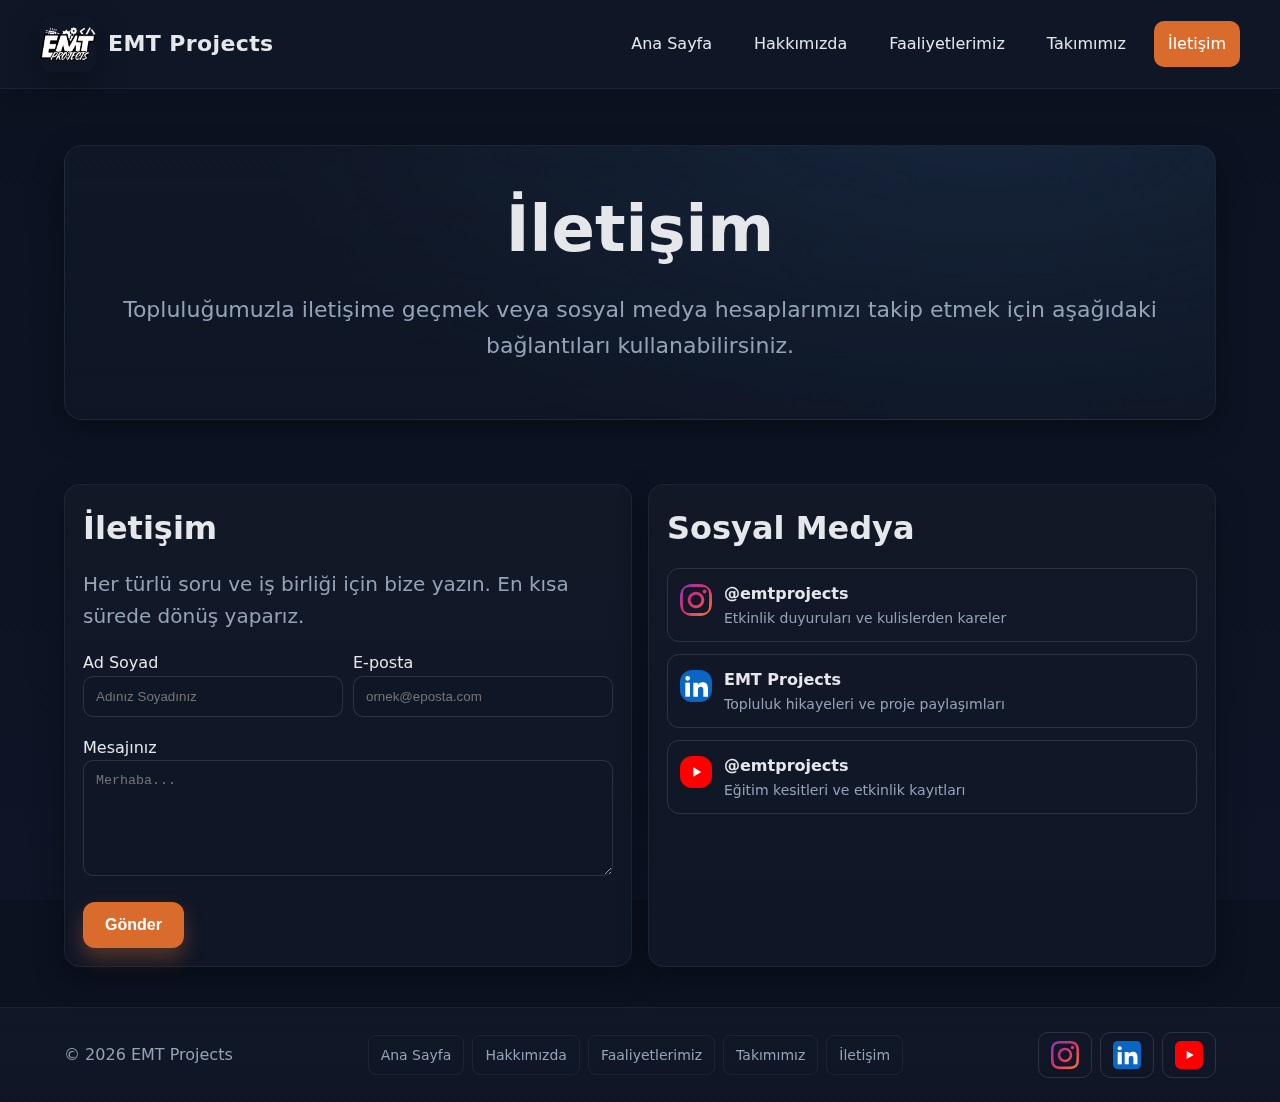
<file: emtprojects.net/iletisim.html>
<!doctype html>
<html lang="tr">
<head>
  <meta charset="utf-8">
  <meta name="viewport" content="width=device-width, initial-scale=1">
  <title>İletişim | EMT Projects</title>
  <meta name="description" content="EMT Projects iletişim ve sosyal medya hesapları.">
  <link rel="preconnect" href="https://fonts.googleapis.com">
  <link rel="preconnect" href="https://fonts.gstatic.com" crossorigin>
  <link href="https://fonts.googleapis.com/css2?family=Inter:wght@400;600;700;800&display=swap" rel="stylesheet">
  <link rel="stylesheet" href="./assets/css/styles.css">
</head>
<body>
  <header class="navbar">
    <div class="container nav-inner">
      <a class="brand" href="./index.html">
        <img class="brand-image" src="./assets/images/logo.png" alt="EMT Projects" />
        <span class="brand-name">EMT Projects</span>
      </a>
      <nav class="nav-links" data-nav-links>
        <a href="./index.html">Ana Sayfa</a>
        <a href="./hakkimizda.html">Hakkımızda</a>
        <a href="./faaliyetlerimiz.html">Faaliyetlerimiz</a>
        <a href="./takimimiz.html">Takımımız</a>
        <a class="active" href="./iletisim.html">İletişim</a>
      </nav>
      <button class="nav-toggle cta secondary" aria-label="Menüyü Aç/Kapat" data-nav-toggle>Menü</button>
    </div>
  </header>

  <main>
    <section class="hero">
      <div class="container">
        <div class="hero-card">
          <h1>İletişim</h1>
          <p>Topluluğumuzla iletişime geçmek veya sosyal medya hesaplarımızı takip etmek için aşağıdaki bağlantıları kullanabilirsiniz.</p>
        </div>
      </div>
    </section>

    <section>
      <div class="container two-col-equal">
        <div class="card">
          <h2>İletişim</h2>
          <p class="lead">Her türlü soru ve iş birliği için bize yazın. En kısa sürede dönüş yaparız.</p>
          <form action="https://formsubmit.co/hello@emtprojects.net" method="POST">
            <input type="hidden" name="_captcha" value="false">
            <input type="hidden" name="_subject" value="Yeni mesaj - EMT Projects web sitesi">
            <div class="row" style="gap: 10px;">
              <div style="flex:1 1 240px">
                <label for="name">Ad Soyad</label>
                <input id="name" name="name" type="text" required placeholder="Adınız Soyadınız" style="width:100%;padding:12px;border-radius:10px;border:1px solid rgba(255,255,255,0.12);background:#0f1626;color:#e5e7eb;">
              </div>
              <div style="flex:1 1 240px">
                <label for="email">E-posta</label>
                <input id="email" name="email" type="email" required placeholder="ornek@eposta.com" style="width:100%;padding:12px;border-radius:10px;border:1px solid rgba(255,255,255,0.12);background:#0f1626;color:#e5e7eb;">
              </div>
            </div>
            <div class="space"></div>
            <div>
              <label for="message">Mesajınız</label>
              <textarea id="message" name="message" rows="6" required placeholder="Merhaba..." style="width:100%;padding:12px;border-radius:10px;border:1px solid rgba(255,255,255,0.12);background:#0f1626;color:#e5e7eb;"></textarea>
            </div>
            <div class="space"></div>
            <button class="cta" type="submit">Gönder</button>
          </form>
        </div>
        <div class="card">
          <h2>Sosyal Medya</h2>
          <div class="account-list">
            <a href="https://instagram.com/emtprojects" target="_blank" rel="noopener" class="account">
              <img class="brandicon" src="./assets/images/instagram.svg" alt="Instagram" />
              <div>
                <strong>@emtprojects</strong>
                <div style="color: var(--color-muted); font-size: 14px;">Etkinlik duyuruları ve kulislerden kareler</div>
              </div>
            </a>
            <a href="https://www.linkedin.com/company/emtprojects" target="_blank" rel="noopener" class="account">
              <img class="brandicon" src="./assets/images/linkedin.svg" alt="LinkedIn" />
              <div>
                <strong>EMT Projects</strong>
                <div style="color: var(--color-muted); font-size: 14px;">Topluluk hikayeleri ve proje paylaşımları</div>
              </div>
            </a>
            <a href="https://www.youtube.com/@emtprojects" target="_blank" rel="noopener" class="account">
              <img class="brandicon" src="./assets/images/youtube.svg" alt="YouTube" />
              <div>
                <strong>@emtprojects</strong>
                <div style="color: var(--color-muted); font-size: 14px;">Eğitim kesitleri ve etkinlik kayıtları</div>
              </div>
            </a>
            <!--<a href="mailto:hello@emtprojects.net" class="account">
              <img class="brandicon" src="./assets/images/mail.svg" alt="E-posta" />
              <div>
                <strong>hello@emtprojects.net</strong>
                <div style="color: var(--color-muted); font-size: 14px;">Genel iletişim ve iş birlikleri</div>
              </div>
            </a>-->
          </div>
        </div>
      </div>
    </section>

  </main>

  <footer class="footer">
    <div class="container footer-inner">
      <div>© <span id="y"></span> EMT Projects</div>
      <nav class="footer-nav">
        <a href="./index.html">Ana Sayfa</a>
        <a href="./hakkimizda.html">Hakkımızda</a>
        <a href="./faaliyetlerimiz.html">Faaliyetlerimiz</a>
        <a href="./takimimiz.html">Takımımız</a>
        <a href="./iletisim.html">İletişim</a>
      </nav>
      <div class="socials">
        <a href="https://instagram.com/emtprojects" target="_blank" rel="noopener" aria-label="Instagram"><img class="brandicon" src="./assets/images/instagram.svg" alt="Instagram" /></a>
        <a href="https://www.linkedin.com/company/emtprojects" target="_blank" rel="noopener" aria-label="LinkedIn"><img class="brandicon" src="./assets/images/linkedin.svg" alt="LinkedIn" /></a>
        <a href="https://www.youtube.com/@emtprojects" target="_blank" rel="noopener" aria-label="YouTube"><img class="brandicon" src="./assets/images/youtube.svg" alt="YouTube" /></a>
      </div>
    </div>
  </footer>

  <script src="./assets/js/main.js"></script>
  <script>document.getElementById('y').textContent = new Date().getFullYear();</script>
</body>
</html>
</file>
<file: assets/css/styles.css>
/* ===== GLOBAL THEME & VARIABLES ===== */
:root {
  --color-primary: #274C77;
  --color-accent: #D96C2D;
  --color-bg: #0f172a; /* deep slate for contrast */
  --color-surface: #111827;
  --color-text: #e5e7eb;
  --color-muted: #94a3b8;
  --max-content: 1200px;
  --radius: 12px;
  --shadow: 0 10px 30px rgba(0,0,0,0.35);
}

/* ===== GLOBAL RESET & BASE STYLES ===== */
* { box-sizing: border-box; }
html, body { height: 100%; }
body {
  margin: 0;
  font-family: ui-sans-serif, system-ui, -apple-system, Segoe UI, Roboto, Helvetica, Arial, "Apple Color Emoji", "Segoe UI Emoji";
  color: var(--color-text);
  background: linear-gradient(180deg, #0b1220 0%, #0d1526 100%);
  line-height: 1.6;
}

img { max-width: 100%; display: block; }
a { color: inherit; text-decoration: none; }

.container {
  width: 100%;
  max-width: var(--max-content);
  margin: 0 auto;
  padding: 0 24px;
}

/* ===== NAVBAR - ALL PAGES ===== */
.navbar {
  position: sticky;
  top: 0;
  z-index: 1000;
  backdrop-filter: saturate(140%) blur(10px);
  background: rgba(17, 24, 39, 0.85);
  border-bottom: 1px solid rgba(255,255,255,0.06);
  box-shadow: 0 2px 20px rgba(0,0,0,0.1);
}
.nav-inner {
  display: flex;
  align-items: center;
  justify-content: space-between;
  gap: 16px;
  padding: 16px 0;
  min-width: 0;
  flex-wrap: nowrap;
}
.brand {
  display: flex; align-items: center; gap: 12px;
  flex-shrink: 0;
  min-width: 0;
}
.brand-logo {
  width: 40px; height: 40px; border-radius: 8px;
  background: linear-gradient(135deg, var(--color-primary), #335f95);
  display: grid; place-items: center; color: white; font-weight: 800;
  box-shadow: var(--shadow);
}
.brand-image { width: 56px; height: 56px; object-fit: contain; border-radius: 10px; box-shadow: var(--shadow); background: #0f1626; flex-shrink: 0; }
.brand-name { font-weight: 800; letter-spacing: 0.4px; font-size: 22px; white-space: nowrap; }

.nav-links { display: flex; gap: 14px; align-items: center; }
.nav-links a {
  padding: 10px 14px;
  border-radius: 10px;
  color: var(--color-text);
  transition: background .2s ease, color .2s ease, transform .2s ease;
}
.nav-links a:hover { background: rgba(255,255,255,0.06); transform: translateY(-1px); }
.nav-links a.active { background: var(--color-accent); color: white; }

/* Nav Controls Container */
.nav-controls {
  display: flex;
  align-items: center;
  gap: 8px;
  flex-shrink: 0;
}

.nav-toggle.cta.secondary { 
  display: none; 
  background: transparent;
  border: 1px solid rgba(255,255,255,0.2);
  color: var(--color-text);
  padding: 6px;
  border-radius: 6px;
  cursor: pointer;
  font-size: 16px;
  min-width: 32px;
  min-height: 32px;
  transition: all 0.3s ease;
}
.nav-toggle:hover { background: rgba(255,255,255,0.1); }

/* Language Toggle Button */
.language-toggle {
  background: transparent;
  border: 1px solid rgba(255,255,255,0.15);
  color: var(--color-text);
  padding: 8px 12px;
  border-radius: 8px;
  cursor: pointer;
  font-weight: 600;
  font-size: 14px;
  transition: all 0.3s ease;
  display: flex;
  align-items: center;
  gap: 6px;
  white-space: nowrap;
  flex-shrink: 0;
}
.language-toggle:hover {
  background: rgba(255,255,255,0.1);
  border-color: var(--color-accent);
  color: var(--color-accent);
  transform: translateY(-1px);
}
.language-toggle.active {
  background: var(--color-accent);
  border-color: var(--color-accent);
  color: white;
  box-shadow: 0 4px 12px rgba(217,108,45,0.3);
}

/* ===== HERO SECTION - ANA SAYFA ===== */
.hero {
  padding: 56px 0 24px;
}
.hero-card {
  background: radial-gradient(1200px 600px at 80% -10%, rgba(39,76,119,0.25), transparent 60%),
              linear-gradient(180deg, rgba(17,24,39,0.85), rgba(17,24,39,0.6));
  border: 1px solid rgba(255,255,255,0.06);
  border-radius: 18px;
  padding: 32px;
  box-shadow: var(--shadow);
  text-align: center;
}
.hero h1 {
  margin: 0 0 12px;
  font-size: clamp(36px, 6vw, 64px);
}
.hero p { color: var(--color-muted); margin: 0 0 24px; font-size: clamp(16px, 2.2vw, 22px); }

.cta {
  display: inline-flex; align-items: center; gap: 10px;
  background: var(--color-accent);
  color: white; padding: 14px 22px; border-radius: 12px;
  border: none; cursor: pointer; font-weight: 700;
  box-shadow: 0 10px 20px rgba(217,108,45,0.35);
  font-size: 16px;
  transition: all 0.3s ease;
}
.cta:hover {
  background: #e55a1a;
  transform: translateY(-2px);
  box-shadow: 0 15px 30px rgba(217,108,45,0.5);
}
.cta.secondary { 
  background: transparent; 
  border: 1px solid rgba(255,255,255,0.15); 
  color: var(--color-text); 
  box-shadow: none; 
}
.cta.secondary:hover {
  background: rgba(255,255,255,0.1);
  border-color: var(--color-accent);
  color: var(--color-accent);
  transform: translateY(-2px);
}
.cta.secondary.small { padding: 6px 10px; font-size: 13px; }

/* ===== STATS SECTION - ANA SAYFA ===== */
.stats {
  display: grid; grid-template-columns: repeat(3, 1fr); gap: 24px;
  margin: 8px 0 8px;
}
.stats.center3 { grid-template-columns: repeat(3, 1fr); justify-items:stretch; }

.stat {
  background: linear-gradient(180deg, #121826, #0f1626);
  border: 1px solid rgba(255,255,255,0.06);
  border-radius: 16px; padding: 32px; text-align: center;
  min-height: 140px;
  display: flex;
  flex-direction: column;
  justify-content: center;
}
.stat:hover { border-color: rgba(217,108,45,0.6); box-shadow: 0 10px 30px rgba(217,108,45,0.25); transform: translateY(-2px); transition: all .2s ease; }
.stat .num { font-size: 32px; font-weight: 800; color: white; }
.stat .lbl { color: var(--color-muted); font-size: 16px; }
.equal-cards .card { min-height: 200px; display: flex; flex-direction: column; justify-content: flex-start; }
.card-grid.equal-cards .card { min-height: 200px; height: auto; }

/* ===== GENERAL SECTIONS - ALL PAGES ===== */
section { padding: 40px 0; }
section h2 { margin: 0 0 14px; font-size: clamp(22px, 3vw, 32px); }
section p.lead { color: var(--color-muted); margin: 0 0 18px; font-size: clamp(16px, 2vw, 20px); }

.card-grid { display: grid; grid-template-columns: repeat(3, 1fr); gap: 16px; }
.single-col .card-grid { grid-template-columns: 1fr; }
.card {
  background: linear-gradient(180deg, #121826, #0f1626);
  border: 1px solid rgba(255,255,255,0.06);
  border-radius: 16px; padding: 18px; box-shadow: var(--shadow);
}
.card p { font-size: 16px; line-height: 1.6; }
.card:hover { border-color: rgba(217,108,45,0.6); box-shadow: 0 10px 30px rgba(217,108,45,0.25); transform: translateY(-2px); transition: all .2s ease; }
.card img { width: 100%; height: 180px; object-fit: cover; border-radius: 12px; margin-bottom: 10px; }

/* ===== RESPONSIVE CARD GRIDS - HAKKIMIZDA PAGE ===== */
.card-grid.equal-cards { grid-template-columns: repeat(3, 1fr); }
.card-grid.equal-cards .card h3 { text-align: center; }
.card-grid.equal-cards .card p { text-align: center; }
.card-grid.equal-cards .icon-above { 
  text-align: center; 
  font-size: 32px; 
  margin-bottom: 8px; 
}

/* ===== COURSE GRID - HAKKIMIZDA PAGE ===== */
.course-grid { 
  grid-template-columns: 1fr 1fr; 
  justify-items: center; 
  gap: 16px;
}

@media (max-width: 1000px) {
  .card-grid.equal-cards { grid-template-columns: 1fr; }
  .card-grid.equal-cards .card { min-height: 180px; }
  .course-grid { grid-template-columns: 1fr; }
}

@media (max-width: 1024px) {
  .card-grid.equal-cards .card { min-height: 170px; padding: 16px; }
  .card-grid.equal-cards .card h3 { font-size: 22px; }
  .card-grid.equal-cards .card p { font-size: 16px; }
  .card-grid.equal-cards .icon-above { font-size: 28px; }
}

@media (max-width: 768px) {
  .card-grid.equal-cards .card { min-height: 160px; padding: 16px; }
  .card-grid.equal-cards .card h3 { font-size: 20px; }
  .card-grid.equal-cards .card p { font-size: 15px; }
  .card-grid.equal-cards .icon-above { font-size: 26px; }
}

@media (max-width: 640px) {
  .card-grid.equal-cards .card { min-height: 150px; padding: 14px; }
  .card-grid.equal-cards .card h3 { font-size: 18px; }
  .card-grid.equal-cards .card p { font-size: 14px; }
  .card-grid.equal-cards .icon-above { font-size: 24px; }
}

@media (max-width: 480px) {
  .card-grid.equal-cards .card { min-height: 140px; padding: 12px; }
  .card-grid.equal-cards .card h3 { font-size: 16px; }
  .card-grid.equal-cards .card p { font-size: 13px; }
  .card-grid.equal-cards .icon-above { font-size: 22px; }
}

/* ===== MEDIA LAYOUT - FAALIYETLERIMIZ PAGE ===== */
.card.media { display: flex; gap: 16px; align-items: stretch; }
.card.media .media-img {
  width: min(42%, 360px);
  aspect-ratio: 16/10;
  height: auto;
  object-fit: cover;
  border-radius: 12px;
  margin-bottom: 0;
}
.card.media .media-body { flex: 1 1 auto; }
.chip { display: inline-block; padding: 6px 10px; border-radius: 999px; font-size: 12px; background: rgba(39,76,119,0.25); border: 1px solid rgba(39,76,119,0.3); }

/* ===== SLIDER - ANA SAYFA ===== */
.slider {
  position: relative; overflow: hidden; border-radius: 16px; border: 1px solid rgba(255,255,255,0.06);
}
.slides { display: flex; transition: transform .5s ease; }
.slide { min-width: 100%; aspect-ratio: 16/9; background: #0c1220; display: grid; place-items: center; color: #cbd5e1; font-weight: 700; font-size: 28px; }
.slide img { width: 100%; height: 100%; object-fit: cover; }
.slider .controls { position: absolute; inset: 0; display: flex; justify-content: space-between; align-items: center; padding: 0 8px; }
.slider button { background: rgba(0,0,0,0.35); border: 1px solid rgba(255,255,255,0.12); color: white; width: 40px; height: 40px; border-radius: 999px; cursor: pointer; }

/* ===== TEAM SECTIONS - TAKIMIMIZ PAGE ===== */
/* Team overview cards - similar to education model cards */
.team-overview .card {
  position: relative;
  overflow: hidden;
}
.team-overview .card .initials {
  position: absolute;
  top: 50%;
  left: 50%;
  transform: translate(-50%, -50%);
  background: linear-gradient(135deg, var(--color-primary), #3a6aa6);
  color: white;
  font-weight: 800;
  font-size: 32px;
  width: 80px;
  height: 80px;
  border-radius: 50%;
  display: grid;
  place-items: center;
  z-index: 2;
}
.team-overview .card img {
  width: 100%;
  height: 200px;
  object-fit: cover;
  border-radius: 12px 12px 0 0;
  margin-bottom: 0;
}
.team-overview .card h3 {
  margin: 16px 0 8px;
  font-size: 20px;
  font-weight: 700;
}
.team-overview .card .role {
  margin: 0;
}
.team-overview .card .role ul {
  text-align: left;
  padding-left: 20px;
  margin: 0;
  list-style: none;
}
.team-overview .card .role li {
  text-align: left;
  color: var(--color-muted);
  font-size: 15px;
  line-height: 1.6;
  margin-bottom: 4px;
  position: relative;
}
.team-overview .card .role li:before {
  content: "•";
  color: var(--color-accent);
  font-weight: bold;
  position: absolute;
  left: -15px;
}
.team-filters {
  display: flex;
  gap: 12px;
  margin-bottom: 24px;
  flex-wrap: wrap;
  justify-content: center;
}
.filter-btn {
  background: transparent;
  border: 1px solid rgba(255,255,255,0.15);
  color: var(--color-text);
  padding: 10px 16px;
  border-radius: 12px;
  cursor: pointer;
  font-weight: 600;
  font-size: 14px;
  transition: all 0.3s ease;
  white-space: nowrap;
}
.filter-btn:hover {
  background: rgba(255,255,255,0.1);
  border-color: var(--color-accent);
  color: var(--color-accent);
  transform: translateY(-1px);
}
.filter-btn.active {
  background: var(--color-accent);
  border-color: var(--color-accent);
  color: white;
  box-shadow: 0 4px 12px rgba(217,108,45,0.3);
}
.team-grid { display: grid; grid-template-columns: repeat(2, 1fr); gap: 16px; }
.member { 
  background: linear-gradient(180deg, #121826, #0f1626); 
  border: 1px solid rgba(255,255,255,0.06); 
  border-radius: 16px; 
  padding: 18px; 
  display: grid; 
  grid-template-columns: 120px 1fr; 
  gap: 16px; 
  align-items: center; 
  overflow: hidden;
  transition: all 0.3s ease;
  opacity: 1;
  transform: scale(1);
}
.member.hidden {
  display: none;
}
.team-overview { display: grid; grid-template-columns: repeat(3, 1fr); gap: 16px; }
.team-overview .member { grid-template-columns: 1fr; text-align: center; padding: 0 0 16px; }
.team-overview .avatar { 
  width: 100%; 
  height: 160px; 
  border-radius: 12px 12px 0 0; 
  margin: 0; 
  overflow: hidden;
  position: relative;
}
.team-overview .avatar img {
  width: 100%;
  height: 100%;
  object-fit: cover;
  border-radius: 12px 12px 0 0;
  display: block;
}
.team-overview .avatar .initials {
  position: absolute;
  top: 0;
  left: 0;
  width: 100%;
  height: 100%;
  display: grid;
  place-items: center;
  background: linear-gradient(135deg, var(--color-primary), #3a6aa6);
  color: white;
  font-weight: 800;
  font-size: 32px;
  z-index: 1;
}
.team-overview .avatar.has-photo .initials {
  display: none;
}
.team-overview .member > div { padding: 0 16px; }
.member:hover { border-color: rgba(217,108,45,0.6); box-shadow: 0 10px 30px rgba(217,108,45,0.25); transform: translateY(-2px); transition: all .2s ease; }
.avatar { 
  width: 120px; 
  height: 120px; 
  border-radius: 16px; 
  background: linear-gradient(135deg, var(--color-primary), #3a6aa6); 
  display: grid; 
  place-items: center; 
  color: white; 
  font-weight: 800; 
  font-size: 28px; 
  overflow: hidden;
  position: relative;
}
.avatar img {
  width: 100%;
  height: 100%;
  object-fit: cover;
  border-radius: 16px;
  display: block;
}
.avatar .initials {
  position: absolute;
  top: 0;
  left: 0;
  width: 100%;
  height: 100%;
  display: grid;
  place-items: center;
  background: linear-gradient(135deg, var(--color-primary), #3a6aa6);
  color: white;
  font-weight: 800;
  font-size: 28px;
  z-index: 1;
}
.avatar.has-photo .initials {
  display: none;
}
.member strong { font-size: 18px; }
.role { color: var(--color-muted); font-size: 16px; }
.role ul { text-align: left; padding-left: 20px; margin: 0; }
.role li { text-align: left; }
.bio { color: var(--color-muted); font-size: 14px; margin-top: 6px; }

/* ===== FOOTER - ALL PAGES ===== */
.footer { 
  border-top: 1px solid rgba(255,255,255,0.06); 
  padding: 24px 0; 
  color: var(--color-muted); 
  background: linear-gradient(180deg, rgba(17,24,39,0.8), rgba(15,22,38,0.9));
}
.footer-inner { 
  display: flex; 
  flex-wrap: wrap; 
  gap: 16px; 
  align-items: center; 
  justify-content: space-between; 
}
.footer-nav { 
  display: flex; 
  gap: 8px; 
  flex-wrap: wrap; 
  align-items: center;
}
.footer-nav a { 
  color: var(--color-muted); 
  padding: 8px 12px; 
  border-radius: 8px; 
  border: 1px solid rgba(255,255,255,0.06); 
  transition: all 0.2s ease;
  font-size: 14px;
}
.footer-nav a:hover { 
  background: rgba(255,255,255,0.05); 
  border-color: rgba(217,108,45,0.3);
  color: var(--color-text);
}
.socials { 
  display: flex; 
  gap: 8px; 
  align-items: center; 
  flex-wrap: wrap;
}
.socials a { 
  display: inline-flex; 
  gap: 6px; 
  align-items: center; 
  padding: 8px 12px; 
  border: 1px solid rgba(255,255,255,0.12); 
  border-radius: 10px; 
  transition: all 0.2s ease;
  font-size: 14px;
}
.socials a:hover { 
  background: rgba(217,108,45,0.1); 
  border-color: rgba(217,108,45,0.4);
  transform: translateY(-1px);
}
.icon { width: 16px; height: 16px; display: inline-block; }
.brandicon { width: 28px; height: 28px; display: inline-block; vertical-align: middle; }

/* ===== CONTACT LAYOUT - ILETISIM PAGE ===== */
.two-col-equal { display: grid; grid-template-columns: 1fr 1fr; gap: 16px; align-items: stretch; }
.two-col-equal .card { height: 100%; }
.account-list { display: grid; gap: 12px; }
.account { 
  display: flex; 
  align-items: center; 
  gap: 12px; 
  padding: 12px; 
  border: 1px solid rgba(255,255,255,0.12); 
  border-radius: 12px; 
  text-decoration: none;
  color: inherit;
  transition: all 0.3s ease;
  cursor: pointer;
}
.account:hover {
  border-color: var(--color-accent);
  background: rgba(217,108,45,0.1);
  transform: translateY(-2px);
  box-shadow: 0 8px 25px rgba(217,108,45,0.2);
}
.account .brandicon { width: 32px; height: 32px; }

/* ===== UTILITY ICONS ===== */
.emoji-icon { font-size: 22px; margin-right: 6px; }

/* ===== UTILITY CLASSES - ALL PAGES ===== */
.row { display: flex; gap: 12px; flex-wrap: wrap; }
.row.center { justify-content: center; }
.space { height: 18px; }
.accent { color: var(--color-accent); }
.primary { color: var(--color-primary); }

/* ===== RESPONSIVE DESIGN - ALL PAGES ===== */

/* Tablet and smaller desktop */
@media (max-width: 1024px) {
  .container { padding: 0 20px; }
  .stats { grid-template-columns: repeat(2, 1fr); }
  .card-grid { grid-template-columns: 1fr 1fr; }
  .team-grid { grid-template-columns: 1fr 1fr; }
  .team-overview { grid-template-columns: 1fr 1fr; }
  .hero h1 { font-size: clamp(28px, 5vw, 48px); }
  .hero p { font-size: clamp(14px, 2vw, 18px); }
  .brand-name { font-size: 20px; }
  .brand-image { width: 48px; height: 48px; }
  .nav-links { gap: 8px; }
  .nav-links a { padding: 8px 10px; font-size: 14px; }
}

/* Mobile landscape */
@media (max-width: 768px) {
  .container { padding: 0 20px; }
  .navbar {
    background: rgba(17, 24, 39, 0.95);
    backdrop-filter: saturate(140%) blur(15px);
  }
  .nav-inner { padding: 16px 0; gap: 12px; }
  .brand-name { font-size: 18px; }
  .brand-image { width: 44px; height: 44px; }
  .brand { gap: 8px; }
  .nav-links { gap: 6px; }
  .nav-links a { padding: 6px 8px; font-size: 13px; }
  .nav-controls { gap: 6px; }
  .language-toggle {
    padding: 5px 7px;
    font-size: 11px;
    min-width: 36px;
    justify-content: center;
  }
  .nav-toggle.cta.secondary { 
    min-width: 30px; 
    min-height: 30px; 
    font-size: 14px; 
    padding: 4px; 
  }
  .hero { padding: 40px 0 20px; }
  .hero-card { padding: 24px; }
  .stats { gap: 16px; }
  .stat { padding: 24px; min-height: 120px; }
  .stat .num { font-size: 28px; }
  .stat .lbl { font-size: 14px; }
  .card { padding: 16px; }
  .team-overview { grid-template-columns: 1fr; }
  .team-overview .card img { height: 160px; }
  .team-overview .card .initials { 
    width: 60px; 
    height: 60px; 
    font-size: 24px; 
  }
  .member { 
    grid-template-columns: 1fr; 
    text-align: center; 
    gap: 12px;
  }
  .member .avatar {
    width: 100px;
    height: 100px;
    margin: 0 auto;
  }
  .member .avatar .initials {
    font-size: 24px;
  }
  .footer { padding: 20px 0; }
  .footer-inner { flex-direction: column; gap: 16px; text-align: center; }
  .footer-nav { justify-content: center; }
  .socials { justify-content: center; }
}

/* Mobile portrait */
@media (max-width: 640px) {
  .container { padding: 0 24px; }
  .navbar {
    background: rgba(17, 24, 39, 0.98);
    backdrop-filter: saturate(140%) blur(20px);
    box-shadow: 0 4px 30px rgba(0,0,0,0.2);
  }
  .nav-inner { padding: 18px 0; gap: 10px; }
  .nav-controls { gap: 6px; }
  .language-toggle {
    padding: 4px 6px;
    font-size: 10px;
    min-width: 32px;
    justify-content: center;
  }
  .nav-links { 
    display: none; 
    position: absolute;
    top: 100%;
    left: 0;
    right: 0;
    background: rgba(17, 24, 39, 0.95);
    backdrop-filter: saturate(140%) blur(10px);
    border-top: 1px solid rgba(255,255,255,0.06);
    padding: 16px 24px;
    flex-direction: column;
    gap: 8px;
    transform: translateY(-10px);
    opacity: 0;
    visibility: hidden;
    transition: all 0.3s ease;
  }
  .nav-links.nav-open {
    display: flex;
    transform: translateY(0);
    opacity: 1;
    visibility: visible;
  }
  .nav-toggle.cta.secondary { 
    display: inline-flex; 
    min-width: 28px; 
    min-height: 28px; 
    font-size: 12px; 
    padding: 3px; 
  }
  .stats { grid-template-columns: 1fr; gap: 12px; }
  .card-grid, .team-grid { grid-template-columns: 1fr; }
  .hero-card { padding: 20px; }
  .card.media { flex-direction: column; }
  .card.media .media-img { width: 100%; }
  .two-col-equal { grid-template-columns: 1fr; }
  .account-list { gap: 8px; }
  .account { padding: 10px; }
  .account .brandicon { width: 28px; height: 28px; }
  .member { 
    grid-template-columns: 80px 1fr; 
    text-align: left;
    gap: 12px;
  }
  .member .avatar {
    width: 80px;
    height: 80px;
    margin: 0;
  }
  .member .avatar .initials {
    font-size: 20px;
  }
  .footer-nav { flex-direction: column; gap: 8px; }
  .footer-nav a { padding: 6px 8px; font-size: 14px; }
  .socials { flex-wrap: wrap; gap: 8px; }
  .socials a { padding: 6px 8px; font-size: 14px; }
}

/* Small mobile */
@media (max-width: 480px) {
  .container { padding: 0 20px; }
  .navbar {
    background: rgba(17, 24, 39, 0.99);
    backdrop-filter: saturate(140%) blur(25px);
    box-shadow: 0 6px 40px rgba(0,0,0,0.3);
  }
  .hero h1 { font-size: clamp(24px, 4vw, 36px); }
  .hero p { font-size: clamp(13px, 1.8vw, 16px); }
  .hero-card { padding: 16px; }
  .stat { padding: 20px; min-height: 100px; }
  .stat .num { font-size: 24px; }
  .stat .lbl { font-size: 13px; }
  .card { padding: 14px; }
  .brand-name { font-size: 16px; }
  .brand-image { width: 40px; height: 40px; }
  .nav-inner { padding: 20px 0; gap: 8px; }
  .brand { gap: 6px; }
  .nav-controls { gap: 6px; }
  .language-toggle {
    padding: 3px 5px;
    font-size: 9px;
    min-width: 28px;
    justify-content: center;
  }
  .nav-toggle.cta.secondary { 
    min-width: 26px; 
    min-height: 26px; 
    font-size: 11px; 
    padding: 2px; 
  }
  .member { 
    grid-template-columns: 1fr; 
    text-align: center;
    gap: 8px;
  }
  .member .avatar {
    width: 70px;
    height: 70px;
    margin: 0 auto;
  }
  .member .avatar .initials {
    font-size: 18px;
  }
  .footer { padding: 16px 0; }
  .footer-inner { gap: 12px; }
}

/* Medium screens - show menu button when nav links don't fit */
@media (max-width: 900px) {
  .nav-links { gap: 4px; }
  .nav-links a { padding: 6px 8px; font-size: 13px; }
  .nav-controls { gap: 6px; }
  .language-toggle { 
    padding: 6px 8px; 
    font-size: 13px; 
    min-width: 44px;
    justify-content: center;
  }
}

@media (max-width: 800px) {
  .container { padding: 0 20px; }
  .nav-links { display: none; }
  .nav-controls { gap: 6px; }
  .language-toggle {
    padding: 6px 8px;
    font-size: 12px;
    min-width: 40px;
    justify-content: center;
  }
  .nav-toggle.cta.secondary { 
    display: inline-flex; 
    min-width: 32px; 
    min-height: 32px; 
    font-size: 14px; 
    padding: 5px; 
  }
}

/* ===== HELPER CLASSES ===== */
.centered { text-align: center; }
</file>
<file: emtprojects.net/assets/css/styles.css>
/* ===== GLOBAL THEME & VARIABLES ===== */
:root {
  --color-primary: #274C77;
  --color-accent: #D96C2D;
  --color-bg: #0f172a; /* deep slate for contrast */
  --color-surface: #111827;
  --color-text: #e5e7eb;
  --color-muted: #94a3b8;
  --max-content: 1200px;
  --radius: 12px;
  --shadow: 0 10px 30px rgba(0,0,0,0.35);
}

/* ===== GLOBAL RESET & BASE STYLES ===== */
* { box-sizing: border-box; }
html, body { height: 100%; }
body {
  margin: 0;
  font-family: ui-sans-serif, system-ui, -apple-system, Segoe UI, Roboto, Helvetica, Arial, "Apple Color Emoji", "Segoe UI Emoji";
  color: var(--color-text);
  background: linear-gradient(180deg, #0b1220 0%, #0d1526 100%);
  line-height: 1.6;
}

img { max-width: 100%; display: block; }
a { color: inherit; text-decoration: none; }

.container {
  width: 100%;
  max-width: var(--max-content);
  margin: 0 auto;
  padding: 0 24px;
}

/* ===== NAVBAR - ALL PAGES ===== */
.navbar {
  position: sticky;
  top: 0;
  z-index: 1000;
  backdrop-filter: saturate(140%) blur(10px);
  background: rgba(17, 24, 39, 0.85);
  border-bottom: 1px solid rgba(255,255,255,0.06);
  box-shadow: 0 2px 20px rgba(0,0,0,0.1);
}
.nav-inner {
  display: flex;
  align-items: center;
  justify-content: space-between;
  gap: 16px;
  padding: 16px 0;
  min-width: 0;
  flex-wrap: nowrap;
}
.brand {
  display: flex; align-items: center; gap: 12px;
  flex-shrink: 0;
  min-width: 0;
}
.brand-logo {
  width: 40px; height: 40px; border-radius: 8px;
  background: linear-gradient(135deg, var(--color-primary), #335f95);
  display: grid; place-items: center; color: white; font-weight: 800;
  box-shadow: var(--shadow);
}
.brand-image { width: 56px; height: 56px; object-fit: contain; border-radius: 10px; box-shadow: var(--shadow); background: #0f1626; flex-shrink: 0; }
.brand-name { font-weight: 800; letter-spacing: 0.4px; font-size: 22px; white-space: nowrap; }

.nav-links { display: flex; gap: 14px; align-items: center; }
.nav-links a {
  padding: 10px 14px;
  border-radius: 10px;
  color: var(--color-text);
  transition: background .2s ease, color .2s ease, transform .2s ease;
}
.nav-links a:hover { background: rgba(255,255,255,0.06); transform: translateY(-1px); }
.nav-links a.active { background: var(--color-accent); color: white; }


.nav-toggle.cta.secondary { 
  display: none; 
  background: transparent;
  border: 1px solid rgba(255,255,255,0.2);
  color: var(--color-text);
  padding: 6px;
  border-radius: 6px;
  cursor: pointer;
  font-size: 16px;
  min-width: 32px;
  min-height: 32px;
  transition: all 0.3s ease;
}
.nav-toggle:hover { background: rgba(255,255,255,0.1); }

/* ===== HERO SECTION - ANA SAYFA ===== */
.hero {
  padding: 56px 0 24px;
}
.hero-card {
  background: radial-gradient(1200px 600px at 80% -10%, rgba(39,76,119,0.25), transparent 60%),
              linear-gradient(180deg, rgba(17,24,39,0.85), rgba(17,24,39,0.6));
  border: 1px solid rgba(255,255,255,0.06);
  border-radius: 18px;
  padding: 32px;
  box-shadow: var(--shadow);
  text-align: center;
}
.hero h1 {
  margin: 0 0 12px;
  font-size: clamp(36px, 6vw, 64px);
}
.hero p { color: var(--color-muted); margin: 0 0 24px; font-size: clamp(16px, 2.2vw, 22px); }

.cta {
  display: inline-flex; align-items: center; gap: 10px;
  background: var(--color-accent);
  color: white; padding: 14px 22px; border-radius: 12px;
  border: none; cursor: pointer; font-weight: 700;
  box-shadow: 0 10px 20px rgba(217,108,45,0.35);
  font-size: 16px;
  transition: all 0.3s ease;
}
.cta:hover {
  background: #e55a1a;
  transform: translateY(-2px);
  box-shadow: 0 15px 30px rgba(217,108,45,0.5);
}
.cta.secondary { 
  background: transparent; 
  border: 1px solid rgba(255,255,255,0.15); 
  color: var(--color-text); 
  box-shadow: none; 
}
.cta.secondary:hover {
  background: rgba(255,255,255,0.1);
  border-color: var(--color-accent);
  color: var(--color-accent);
  transform: translateY(-2px);
}
.cta.secondary.small { padding: 6px 10px; font-size: 13px; }

/* ===== STATS SECTION - ANA SAYFA ===== */
.stats {
  display: grid; grid-template-columns: repeat(3, 1fr); gap: 24px;
  margin: 8px 0 8px;
}
.stats.center3 { grid-template-columns: repeat(3, 1fr); justify-items:stretch; }

.stat {
  background: linear-gradient(180deg, #121826, #0f1626);
  border: 1px solid rgba(255,255,255,0.06);
  border-radius: 16px; padding: 32px; text-align: center;
  min-height: 140px;
  display: flex;
  flex-direction: column;
  justify-content: center;
}
.stat:hover { border-color: rgba(217,108,45,0.6); box-shadow: 0 10px 30px rgba(217,108,45,0.25); transform: translateY(-2px); transition: all .2s ease; }
.stat .num { font-size: 32px; font-weight: 800; color: white; }
.stat .lbl { color: var(--color-muted); font-size: 16px; }
.equal-cards .card { min-height: 200px; display: flex; flex-direction: column; justify-content: flex-start; }
.card-grid.equal-cards .card { min-height: 200px; height: auto; }

/* ===== GENERAL SECTIONS - ALL PAGES ===== */
section { padding: 40px 0; }
section h2 { margin: 0 0 14px; font-size: clamp(22px, 3vw, 32px); }
section p.lead { color: var(--color-muted); margin: 0 0 18px; font-size: clamp(16px, 2vw, 20px); }

.card-grid { display: grid; grid-template-columns: repeat(3, 1fr); gap: 16px; }
.single-col .card-grid { grid-template-columns: 1fr; }
.card {
  background: linear-gradient(180deg, #121826, #0f1626);
  border: 1px solid rgba(255,255,255,0.06);
  border-radius: 16px; padding: 18px; box-shadow: var(--shadow);
}
.card p { font-size: 16px; line-height: 1.6; }
.card:hover { border-color: rgba(217,108,45,0.6); box-shadow: 0 10px 30px rgba(217,108,45,0.25); transform: translateY(-2px); transition: all .2s ease; }
.card img { width: 100%; height: 180px; object-fit: cover; border-radius: 12px; margin-bottom: 10px; }

/* ===== RESPONSIVE CARD GRIDS - HAKKIMIZDA PAGE ===== */
.card-grid.equal-cards { grid-template-columns: repeat(3, 1fr); }
.card-grid.equal-cards .card h3 { text-align: center; }
.card-grid.equal-cards .card p { text-align: center; }
.card-grid.equal-cards .icon-above { 
  text-align: center; 
  font-size: 32px; 
  margin-bottom: 8px; 
}

/* ===== COURSE GRID - HAKKIMIZDA PAGE ===== */
.course-grid { 
  grid-template-columns: 1fr 1fr; 
  justify-items: center; 
  gap: 16px;
}

@media (max-width: 1000px) {
  .card-grid.equal-cards { grid-template-columns: 1fr; }
  .card-grid.equal-cards .card { min-height: 180px; }
  .course-grid { grid-template-columns: 1fr; }
}

@media (max-width: 1024px) {
  .card-grid.equal-cards .card { min-height: 170px; padding: 16px; }
  .card-grid.equal-cards .card h3 { font-size: 22px; }
  .card-grid.equal-cards .card p { font-size: 16px; }
  .card-grid.equal-cards .icon-above { font-size: 28px; }
}

@media (max-width: 768px) {
  .card-grid.equal-cards .card { min-height: 160px; padding: 16px; }
  .card-grid.equal-cards .card h3 { font-size: 20px; }
  .card-grid.equal-cards .card p { font-size: 15px; }
  .card-grid.equal-cards .icon-above { font-size: 26px; }
}

@media (max-width: 640px) {
  .card-grid.equal-cards .card { min-height: 150px; padding: 14px; }
  .card-grid.equal-cards .card h3 { font-size: 18px; }
  .card-grid.equal-cards .card p { font-size: 14px; }
  .card-grid.equal-cards .icon-above { font-size: 24px; }
}

@media (max-width: 480px) {
  .card-grid.equal-cards .card { min-height: 140px; padding: 12px; }
  .card-grid.equal-cards .card h3 { font-size: 16px; }
  .card-grid.equal-cards .card p { font-size: 13px; }
  .card-grid.equal-cards .icon-above { font-size: 22px; }
}

/* ===== MEDIA LAYOUT - FAALIYETLERIMIZ PAGE ===== */
.card.media { display: flex; gap: 16px; align-items: stretch; }
.card.media .media-img {
  width: min(42%, 360px);
  aspect-ratio: 16/10;
  height: auto;
  object-fit: cover;
  border-radius: 12px;
  margin-bottom: 0;
}
.card.media .media-body { flex: 1 1 auto; }
.chip { display: inline-block; padding: 6px 10px; border-radius: 999px; font-size: 12px; background: rgba(39,76,119,0.25); border: 1px solid rgba(39,76,119,0.3); }

/* ===== SLIDER - ANA SAYFA ===== */
.slider {
  position: relative; overflow: hidden; border-radius: 16px; border: 1px solid rgba(255,255,255,0.06);
}
.slides { display: flex; transition: transform .5s ease; }
.slide { min-width: 100%; aspect-ratio: 16/9; background: #0c1220; display: grid; place-items: center; color: #cbd5e1; font-weight: 700; font-size: 28px; }
.slide img { width: 100%; height: 100%; object-fit: cover; }
.slider .controls { position: absolute; inset: 0; display: flex; justify-content: space-between; align-items: center; padding: 0 8px; }
.slider button { background: rgba(0,0,0,0.35); border: 1px solid rgba(255,255,255,0.12); color: white; width: 40px; height: 40px; border-radius: 999px; cursor: pointer; }

/* ===== TEAM SECTIONS - TAKIMIMIZ PAGE ===== */
/* Team overview cards - similar to education model cards */
.team-overview .card {
  position: relative;
  overflow: hidden;
}
.team-overview .card .initials {
  position: absolute;
  top: 50%;
  left: 50%;
  transform: translate(-50%, -50%);
  background: linear-gradient(135deg, var(--color-primary), #3a6aa6);
  color: white;
  font-weight: 800;
  font-size: 32px;
  width: 80px;
  height: 80px;
  border-radius: 50%;
  display: grid;
  place-items: center;
  z-index: 2;
}
.team-overview .card img {
  width: 100%;
  height: 200px;
  object-fit: cover;
  border-radius: 12px 12px 0 0;
  margin-bottom: 0;
}
.team-overview .card h3 {
  margin: 16px 0 8px;
  font-size: 20px;
  font-weight: 700;
}
.team-overview .card .role {
  margin: 0;
}
.team-overview .card .role ul {
  text-align: left;
  padding-left: 20px;
  margin: 0;
  list-style: none;
}
.team-overview .card .role li {
  text-align: left;
  color: var(--color-muted);
  font-size: 15px;
  line-height: 1.6;
  margin-bottom: 4px;
  position: relative;
}
.team-overview .card .role li:before {
  content: "•";
  color: var(--color-accent);
  font-weight: bold;
  position: absolute;
  left: -15px;
}
.team-filters {
  display: flex;
  gap: 12px;
  margin-bottom: 24px;
  flex-wrap: wrap;
  justify-content: center;
}
.filter-btn {
  background: transparent;
  border: 1px solid rgba(255,255,255,0.15);
  color: var(--color-text);
  padding: 10px 16px;
  border-radius: 12px;
  cursor: pointer;
  font-weight: 600;
  font-size: 14px;
  transition: all 0.3s ease;
  white-space: nowrap;
}
.filter-btn:hover {
  background: rgba(255,255,255,0.1);
  border-color: var(--color-accent);
  color: var(--color-accent);
  transform: translateY(-1px);
}
.filter-btn.active {
  background: var(--color-accent);
  border-color: var(--color-accent);
  color: white;
  box-shadow: 0 4px 12px rgba(217,108,45,0.3);
}
.team-grid { display: grid; grid-template-columns: repeat(2, 1fr); gap: 16px; }
.member { 
  background: linear-gradient(180deg, #121826, #0f1626); 
  border: 1px solid rgba(255,255,255,0.06); 
  border-radius: 16px; 
  padding: 18px; 
  display: grid; 
  grid-template-columns: 120px 1fr; 
  gap: 16px; 
  align-items: center; 
  overflow: hidden;
  transition: all 0.3s ease;
  opacity: 1;
  transform: scale(1);
}
.member.hidden {
  display: none;
}
.team-overview { display: grid; grid-template-columns: repeat(3, 1fr); gap: 16px; }
.team-overview .member { grid-template-columns: 1fr; text-align: center; padding: 0 0 16px; }
.team-overview .avatar { 
  width: 100%; 
  height: 160px; 
  border-radius: 12px 12px 0 0; 
  margin: 0; 
  overflow: hidden;
  position: relative;
}
.team-overview .avatar img {
  width: 100%;
  height: 100%;
  object-fit: cover;
  border-radius: 12px 12px 0 0;
  display: block;
}
.team-overview .avatar .initials {
  position: absolute;
  top: 0;
  left: 0;
  width: 100%;
  height: 100%;
  display: grid;
  place-items: center;
  background: linear-gradient(135deg, var(--color-primary), #3a6aa6);
  color: white;
  font-weight: 800;
  font-size: 32px;
  z-index: 1;
}
.team-overview .avatar.has-photo .initials {
  display: none;
}
.team-overview .member > div { padding: 0 16px; }
.member:hover { border-color: rgba(217,108,45,0.6); box-shadow: 0 10px 30px rgba(217,108,45,0.25); transform: translateY(-2px); transition: all .2s ease; }
.avatar { 
  width: 120px; 
  height: 120px; 
  border-radius: 16px; 
  background: linear-gradient(135deg, var(--color-primary), #3a6aa6); 
  display: grid; 
  place-items: center; 
  color: white; 
  font-weight: 800; 
  font-size: 28px; 
  overflow: hidden;
  position: relative;
}
.avatar img {
  width: 100%;
  height: 100%;
  object-fit: cover;
  border-radius: 16px;
  display: block;
}
.avatar .initials {
  position: absolute;
  top: 0;
  left: 0;
  width: 100%;
  height: 100%;
  display: grid;
  place-items: center;
  background: linear-gradient(135deg, var(--color-primary), #3a6aa6);
  color: white;
  font-weight: 800;
  font-size: 28px;
  z-index: 1;
}
.avatar.has-photo .initials {
  display: none;
}
.member strong { font-size: 18px; }
.role { color: var(--color-muted); font-size: 16px; }
.role ul { text-align: left; padding-left: 20px; margin: 0; }
.role li { text-align: left; }
.bio { color: var(--color-muted); font-size: 14px; margin-top: 6px; }

/* ===== FOOTER - ALL PAGES ===== */
.footer { 
  border-top: 1px solid rgba(255,255,255,0.06); 
  padding: 24px 0; 
  color: var(--color-muted); 
  background: linear-gradient(180deg, rgba(17,24,39,0.8), rgba(15,22,38,0.9));
}
.footer-inner { 
  display: flex; 
  flex-wrap: wrap; 
  gap: 16px; 
  align-items: center; 
  justify-content: space-between; 
}
.footer-nav { 
  display: flex; 
  gap: 8px; 
  flex-wrap: wrap; 
  align-items: center;
}
.footer-nav a { 
  color: var(--color-muted); 
  padding: 8px 12px; 
  border-radius: 8px; 
  border: 1px solid rgba(255,255,255,0.06); 
  transition: all 0.2s ease;
  font-size: 14px;
}
.footer-nav a:hover { 
  background: rgba(255,255,255,0.05); 
  border-color: rgba(217,108,45,0.3);
  color: var(--color-text);
}
.socials { 
  display: flex; 
  gap: 8px; 
  align-items: center; 
  flex-wrap: wrap;
}
.socials a { 
  display: inline-flex; 
  gap: 6px; 
  align-items: center; 
  padding: 8px 12px; 
  border: 1px solid rgba(255,255,255,0.12); 
  border-radius: 10px; 
  transition: all 0.2s ease;
  font-size: 14px;
}
.socials a:hover { 
  background: rgba(217,108,45,0.1); 
  border-color: rgba(217,108,45,0.4);
  transform: translateY(-1px);
}
.icon { width: 16px; height: 16px; display: inline-block; }
.brandicon { width: 28px; height: 28px; display: inline-block; vertical-align: middle; }

/* ===== CONTACT LAYOUT - ILETISIM PAGE ===== */
.two-col-equal { display: grid; grid-template-columns: 1fr 1fr; gap: 16px; align-items: stretch; }
.two-col-equal .card { height: 100%; }
.account-list { display: grid; gap: 12px; }
.account { 
  display: flex; 
  align-items: center; 
  gap: 12px; 
  padding: 12px; 
  border: 1px solid rgba(255,255,255,0.12); 
  border-radius: 12px; 
  text-decoration: none;
  color: inherit;
  transition: all 0.3s ease;
  cursor: pointer;
}
.account:hover {
  border-color: var(--color-accent);
  background: rgba(217,108,45,0.1);
  transform: translateY(-2px);
  box-shadow: 0 8px 25px rgba(217,108,45,0.2);
}
.account .brandicon { width: 32px; height: 32px; }

/* ===== UTILITY ICONS ===== */
.emoji-icon { font-size: 22px; margin-right: 6px; }

/* ===== UTILITY CLASSES - ALL PAGES ===== */
.row { display: flex; gap: 12px; flex-wrap: wrap; }
.row.center { justify-content: center; }
.space { height: 18px; }
.accent { color: var(--color-accent); }
.primary { color: var(--color-primary); }

/* ===== RESPONSIVE DESIGN - ALL PAGES ===== */

/* Tablet and smaller desktop */
@media (max-width: 1024px) {
  .container { padding: 0 20px; }
  .stats { grid-template-columns: repeat(2, 1fr); }
  .card-grid { grid-template-columns: 1fr 1fr; }
  .team-grid { grid-template-columns: 1fr 1fr; }
  .team-overview { grid-template-columns: 1fr 1fr; }
  .hero h1 { font-size: clamp(28px, 5vw, 48px); }
  .hero p { font-size: clamp(14px, 2vw, 18px); }
  .brand-name { font-size: 20px; }
  .brand-image { width: 48px; height: 48px; }
  .nav-links { gap: 8px; }
  .nav-links a { padding: 8px 10px; font-size: 14px; }
}

/* Mobile landscape */
@media (max-width: 768px) {
  .container { padding: 0 20px; }
  .navbar {
    background: rgba(17, 24, 39, 0.95);
    backdrop-filter: saturate(140%) blur(15px);
  }
  .nav-inner { padding: 12px 0; gap: 12px; }
  .brand-name { font-size: 18px; }
  .brand-image { width: 44px; height: 44px; }
  .brand { gap: 8px; }
  .nav-links { gap: 6px; }
  .nav-links a { padding: 6px 8px; font-size: 13px; }
  .nav-toggle.cta.secondary { 
    min-width: 30px; 
    min-height: 30px; 
    font-size: 14px; 
    padding: 4px; 
  }
  .hero { padding: 40px 0 20px; }
  .hero-card { padding: 24px; }
  .stats { gap: 16px; }
  .stat { padding: 24px; min-height: 120px; }
  .stat .num { font-size: 28px; }
  .stat .lbl { font-size: 14px; }
  .card { padding: 16px; }
  .team-overview { grid-template-columns: 1fr; }
  .team-overview .card img { height: 160px; }
  .team-overview .card .initials { 
    width: 60px; 
    height: 60px; 
    font-size: 24px; 
  }
  .member { 
    grid-template-columns: 1fr; 
    text-align: center; 
    gap: 12px;
  }
  .member .avatar {
    width: 100px;
    height: 100px;
    margin: 0 auto;
  }
  .member .avatar .initials {
    font-size: 24px;
  }
  .footer { padding: 20px 0; }
  .footer-inner { flex-direction: column; gap: 16px; text-align: center; }
  .footer-nav { justify-content: center; }
  .socials { justify-content: center; }
}

/* Mobile portrait */
@media (max-width: 640px) {
  .container { padding: 0 24px; }
  .navbar {
    background: rgba(17, 24, 39, 0.98);
    backdrop-filter: saturate(140%) blur(20px);
    box-shadow: 0 4px 30px rgba(0,0,0,0.2);
  }
  .nav-links { 
    display: none; 
    position: absolute;
    top: 100%;
    left: 0;
    right: 0;
    background: rgba(17, 24, 39, 0.95);
    backdrop-filter: saturate(140%) blur(10px);
    border-top: 1px solid rgba(255,255,255,0.06);
    padding: 16px 24px;
    flex-direction: column;
    gap: 8px;
    transform: translateY(-10px);
    opacity: 0;
    visibility: hidden;
    transition: all 0.3s ease;
  }
  .nav-links.nav-open {
    display: flex;
    transform: translateY(0);
    opacity: 1;
    visibility: visible;
  }
  .nav-toggle.cta.secondary { 
    display: inline-flex; 
    min-width: 28px; 
    min-height: 28px; 
    font-size: 12px; 
    padding: 3px; 
  }
  .stats { grid-template-columns: 1fr; gap: 12px; }
  .card-grid, .team-grid { grid-template-columns: 1fr; }
  .hero-card { padding: 20px; }
  .card.media { flex-direction: column; }
  .card.media .media-img { width: 100%; }
  .two-col-equal { grid-template-columns: 1fr; }
  .account-list { gap: 8px; }
  .account { padding: 10px; }
  .account .brandicon { width: 28px; height: 28px; }
  .member { 
    grid-template-columns: 80px 1fr; 
    text-align: left;
    gap: 12px;
  }
  .member .avatar {
    width: 80px;
    height: 80px;
    margin: 0;
  }
  .member .avatar .initials {
    font-size: 20px;
  }
  .footer-nav { flex-direction: column; gap: 8px; }
  .footer-nav a { padding: 6px 8px; font-size: 14px; }
  .socials { flex-wrap: wrap; gap: 8px; }
  .socials a { padding: 6px 8px; font-size: 14px; }
}

/* Small mobile */
@media (max-width: 480px) {
  .container { padding: 0 20px; }
  .navbar {
    background: rgba(17, 24, 39, 0.99);
    backdrop-filter: saturate(140%) blur(25px);
    box-shadow: 0 6px 40px rgba(0,0,0,0.3);
  }
  .hero h1 { font-size: clamp(24px, 4vw, 36px); }
  .hero p { font-size: clamp(13px, 1.8vw, 16px); }
  .hero-card { padding: 16px; }
  .stat { padding: 20px; min-height: 100px; }
  .stat .num { font-size: 24px; }
  .stat .lbl { font-size: 13px; }
  .card { padding: 14px; }
  .brand-name { font-size: 16px; }
  .brand-image { width: 40px; height: 40px; }
  .nav-inner { padding: 10px 0; gap: 8px; }
  .brand { gap: 6px; }
  .nav-toggle.cta.secondary { 
    min-width: 26px; 
    min-height: 26px; 
    font-size: 11px; 
    padding: 2px; 
  }
  .member { 
    grid-template-columns: 1fr; 
    text-align: center;
    gap: 8px;
  }
  .member .avatar {
    width: 70px;
    height: 70px;
    margin: 0 auto;
  }
  .member .avatar .initials {
    font-size: 18px;
  }
  .footer { padding: 16px 0; }
  .footer-inner { gap: 12px; }
}

/* Medium screens - show menu button when nav links don't fit */
@media (max-width: 900px) {
  .nav-links { gap: 4px; }
  .nav-links a { padding: 6px 8px; font-size: 13px; }
}

@media (max-width: 800px) {
  .container { padding: 0 20px; }
  .nav-links { display: none; }
  .nav-toggle.cta.secondary { 
    display: inline-flex; 
    min-width: 32px; 
    min-height: 32px; 
    font-size: 14px; 
    padding: 5px; 
  }
}

/* ===== HELPER CLASSES ===== */
.centered { text-align: center; }
</file>
